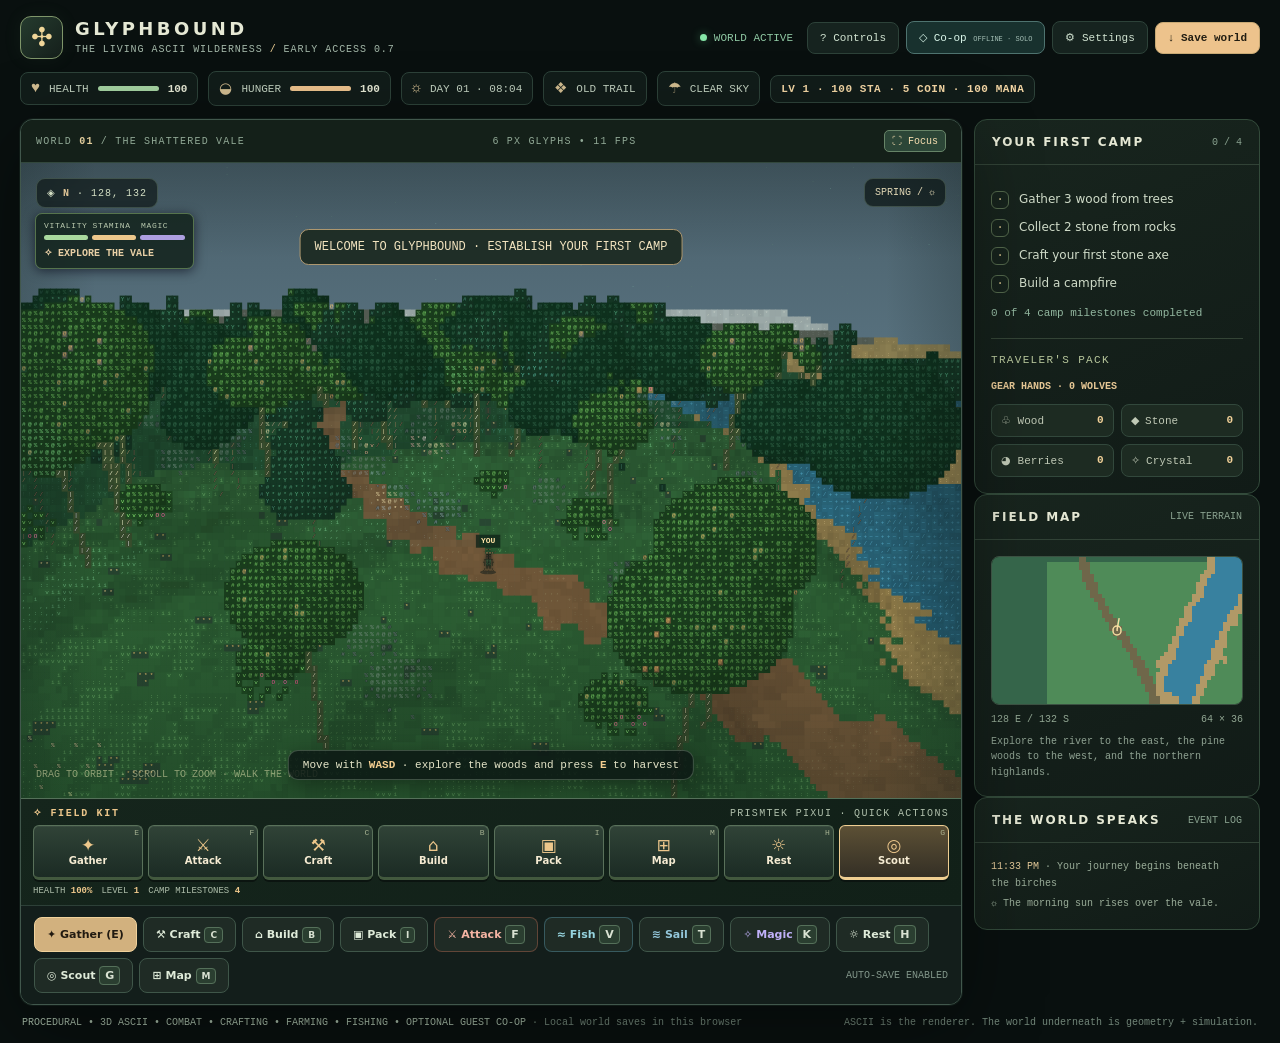
<file: glyphbound/index.html>
<!doctype html>
<html lang="en">
<head>
<meta charset="utf-8">
<meta name="viewport" content="width=device-width,initial-scale=1,viewport-fit=cover">
<meta name="theme-color" content="#0b1110">
<meta name="description" content="Glyphbound: a playable procedurally generated ASCII wilderness survival game.">
<title>GLYPHBOUND — A Living ASCII Wilderness</title>
<link rel="stylesheet" href="style.css">
</head>
<body>
<main class="app">
<header class="topbar"><div class="brand"><div class="mark" aria-hidden="true">✣</div><div><h1>GLYPHBOUND</h1><p>THE LIVING ASCII WILDERNESS <span style="color:#edcf95">/</span> EARLY ACCESS 0.7</p></div></div><div class="nav-actions"><span class="live-indicator"><span class="dot"></span><span id="live-status">WORLD ACTIVE</span></span><button class="small-btn" id="btn-help">? Controls</button><button class="small-btn" id="btn-coop">◇ Co-op <span id="coop-count">OFFLINE · SOLO</span></button><button class="small-btn" id="btn-settings">⚙ Settings</button><button class="small-btn gold" id="btn-save">↓ Save world</button></div></header>
<div class="top-strip"><div class="stat-chip"><span class="ico">♥</span><span>HEALTH</span><div class="meter"><i id="hp-bar"></i></div><b id="hp">100</b></div><div class="stat-chip food"><span class="ico">◒</span><span>HUNGER</span><div class="meter"><i id="food-bar"></i></div><b id="food">100</b></div><div class="stat-chip"><span class="ico">☼</span><span id="time-label">DAY 01 · 08:00</span></div><div class="stat-chip"><span class="ico">❖</span><span id="biome-label">SUNLIT MEADOWS</span></div><div class="stat-chip"><span class="ico">☂</span><span id="weather-label">CLEAR SKY</span></div><div class="stat-chip" id="rpg-status">LV 1 · 100 STA · 5 COIN</div></div>
<div class="layout"><section class="play-column" aria-label="Playable ASCII wilderness world"><div class="game-shell"><div class="screen-top"><span>WORLD <b>01</b> / THE SHATTERED VALE</span><span class="right" id="render-stats">6 PX GLYPHS • 0 FPS</span><button class="pixui-focus-btn" id="btn-focus" type="button" aria-pressed="false" title="Expand world view">⛶ Focus</button></div><div class="viewport" id="viewport"><canvas id="scene" aria-label="Third-person 3D ASCII wilderness featuring animated pixel-art avatars" tabindex="0"></canvas><div class="loading-fallback" id="fallback"><div><pre aria-hidden="true">                /\     /\       /\
        /\     /**\   /**\     /**\
       /**\   /****\ /****\   /****\
    || || ||  |||| || |||| ||  |||| ||
 ...::;;,;:...,,..~~..,,...;;:...,,..</pre><strong>THE VALE IS TAKING SHAPE</strong><br><small>Run this game in a normal browser to enable the interactive world.</small></div></div><div class="vignette"></div><div class="pixui-playstatus" id="pixui-playstatus" aria-label="Combat and exploration status"><div class="pixui-stat-line"><span>VITALITY</span><span>STAMINA</span><span>MAGIC</span></div><div class="pixui-meters"><i id="pixui-hp-fill"></i><i id="pixui-sta-fill"></i><i id="pixui-mana-fill"></i></div><div class="pixui-target" id="pixui-target" aria-live="polite">EXPLORE THE VALE</div></div><div class="compass">◈ <strong id="compass">N</strong> · <span id="coordinates">128, 132</span></div><div class="daytag" id="season-display">SPRING / ☼</div><div class="toast" id="toast" role="status" aria-live="polite"></div><div class="corner-note" id="world-note">DRAG TO ORBIT · SCROLL TO ZOOM · WALK THE WORLD</div><div class="hint" id="target-hint">Move with <b>WASD</b> · approach trees and press <b>E</b> to harvest</div><div class="drawer" id="drawer"><div class="dialog" role="dialog" aria-modal="true" aria-labelledby="dialog-title"><div class="dialog-head"><h2 id="dialog-title">FIELD NOTES</h2><button id="close-drawer" aria-label="Close dialog">✕</button></div><div class="dialog-body" id="dialog-body"></div></div></div></div><div class="pixui-toolbar" aria-label="PixUI field toolbar"><div class="pixui-barhead"><b>✧ FIELD KIT</b><span>PRISMTEK PIXUI · QUICK ACTIONS</span></div><div id="pixui-hotbar" class="pixui-hotbar" role="toolbar"></div><div id="pixui-bindings" class="pixui-bindings" aria-live="off"></div></div><div class="action-row"><button class="primary" id="btn-action">✦ Gather <span class="kbd" style="font-size:9px">E</span></button><button id="btn-craft">⚒ Craft <span class="kbd" style="font-size:9px">C</span></button><button id="btn-build">⌂ Build <span class="kbd" style="font-size:9px">B</span></button><button id="btn-pack">▣ Pack <span class="kbd" style="font-size:9px">I</span></button><button id="btn-attack">⚔ Attack <span class="kbd">F</span></button><button id="btn-fish">≈ Fish <span class="kbd">V</span></button><button id="btn-boat">≋ Sail <span class="kbd">T</span></button><button id="btn-spell">✧ Magic <span class="kbd">K</span></button><button id="btn-rest">☼ Rest <span class="kbd">H</span></button><button id="btn-scout">◎ Scout <span class="kbd">G</span></button><button id="btn-map">⊞ Map <span class="kbd" style="font-size:9px">M</span></button><span class="grow"></span><span class="subtext" id="status-text">AUTO-SAVE ENABLED</span></div><div class="touchbar" aria-label="Touch game controls"><div class="touch-pad"><button data-dir="up" aria-label="Move forward">▲</button><button data-dir="left" aria-label="Move left">◀</button><button data-dir="down" aria-label="Move backward">▼</button><button data-dir="right" aria-label="Move right">▶</button></div><div class="touch-actions"><button id="touch-turn-l" aria-label="Rotate view left">↶ View</button><button id="touch-turn-r" aria-label="Rotate view right">View ↷</button><button class="action" id="touch-action">✦ GATHER</button><button id="touch-build">⌂ BUILD</button><button id="touch-attack">⚔ ATTACK</button><button id="touch-fish">≈ FISH</button><button id="touch-jump">↑ JUMP</button><button id="touch-boat">≋ RAFT</button><button id="touch-spell">✧ MAGIC</button><button id="touch-rest">☼ REST</button><button id="touch-scout">◎ SCOUT</button></div></div></div></section>
<aside class="side"><section class="panel"><header class="panel-head"><h2>YOUR FIRST CAMP</h2><small id="quest-count">0 / 4</small></header><div class="panel-inner"><div id="objectives"></div><div class="progress" id="quest-progress">Collect resources to establish your home.</div><div class="divider"></div><h3 class="section-title">TRAVELER'S PACK</h3><p class="gear-summary" id="rpg-gear">GEAR HANDS</p><div class="inventory"><div class="resource"><span>♧ Wood</span><b id="res-wood">0</b></div><div class="resource"><span>◆ Stone</span><b id="res-stone">0</b></div><div class="resource"><span>◕ Berries</span><b id="res-berry">0</b></div><div class="resource"><span>✧ Crystal</span><b id="res-crystal">0</b></div></div></div></section><section class="panel"><header class="panel-head"><h2>FIELD MAP</h2><small>LIVE TERRAIN</small></header><div class="panel-inner"><div class="map-wrap"><canvas id="minimap" width="260" height="146" aria-label="Local map of your surroundings"></canvas></div><div class="scene-info"><span id="map-position">128 E / 132 S</span><span id="map-scale">64 × 36</span></div><p class="map-tip">Explore the river to the east, the pine woods to the west, and the northern highlands.</p></div></section><section class="panel"><header class="panel-head"><h2>THE WORLD SPEAKS</h2><small>EVENT LOG</small></header><div class="panel-inner"><div class="log" id="world-log"><p>☼ The morning sun rises over the vale.</p></div></div></section></aside></div>
<footer class="footer"><span><strong>PROCEDURAL • 3D ASCII • COMBAT • CRAFTING • FARMING • FISHING • OPTIONAL GUEST CO-OP</strong> · Local world saves in this browser</span><span>ASCII is the renderer. The world underneath is geometry + simulation.</span></footer>
<noscript><div class="noscript">JavaScript is required to run GLYPHBOUND. Open this page in a browser with JavaScript enabled.</div></noscript>
</main><script type="application/json" id="pixui-layout">{"schema":"prismtek.pixui-widgets/v1","engine":"phaser4","widgets":[{"id":"glyphbound-health","kind":"progress","label":"HEALTH","anchor":"top-left","binding":"health","value":1,"checked":false,"choices":[]},{"id":"glyphbound-level","kind":"text","label":"LEVEL","anchor":"top-center","binding":"level","value":0.5,"checked":false,"choices":[]},{"id":"glyphbound-objectives","kind":"quest","label":"CAMP MILESTONES","anchor":"top-right","binding":"remaining","value":0.5,"checked":false,"choices":[]},{"id":"glyphbound-hotbar","kind":"hotbar","label":"FIELD ACTIONS","anchor":"bottom-center","value":0.5,"checked":false,"choices":["Gather","Attack","Craft","Build","Pack","Map","Rest","Scout"]},{"id":"glyphbound-minimap","kind":"minimap","label":"LIVE MAP","anchor":"top-right","value":0.5,"checked":false,"choices":[]}]}</script><script type="application/json" id="pixui-theme">{"schema":"prismtek.pixel-ui/v1","engine":"phaser4","theme":{"id":"glyphbound_forest","name":"Glyphbound Forest","background":"#101c16","surface":"#24352a","edge":"#72916a","ink":"#f5ebd2","accent":"#edc78b","muted":"#b0c0ac","scale":2}}</script><script src="network.js"></script><script src="pixui-web.js"></script><script src="game.js"></script></body></html>
</file>
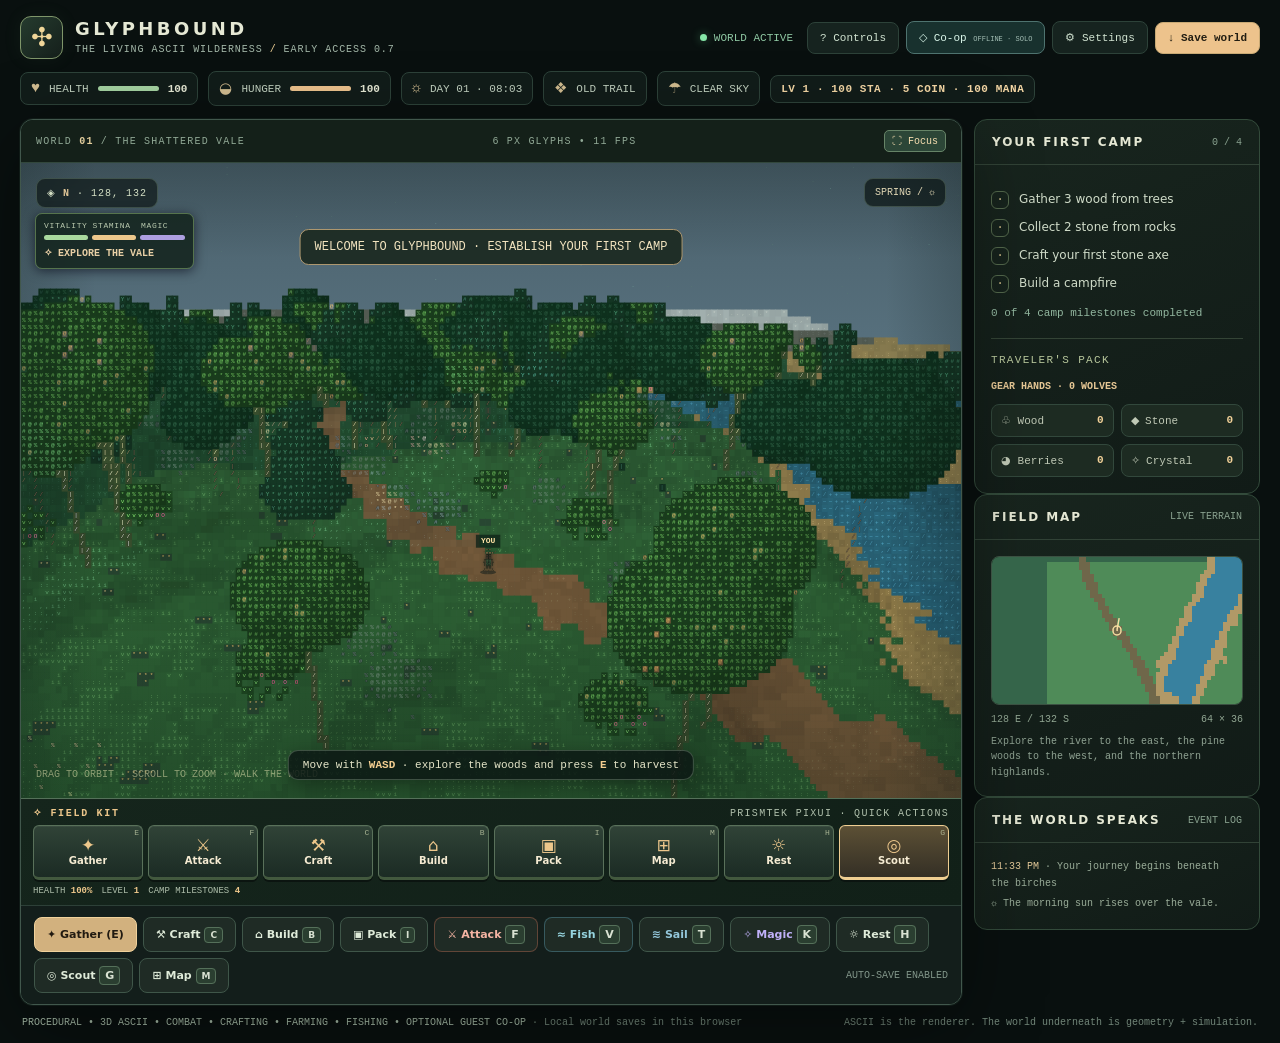
<file: glyphbound/glyphbound.html>
<!doctype html>
<html lang="en">
<head>
<meta charset="utf-8">
<meta name="viewport" content="width=device-width,initial-scale=1,viewport-fit=cover">
<meta name="theme-color" content="#0b1110">
<meta name="description" content="Glyphbound: a playable procedurally generated ASCII wilderness survival game.">
<title>GLYPHBOUND — A Living ASCII Wilderness</title>
<style>
:root{--bg:#09100f;--panel:#111b19;--panel2:#16231f;--stroke:#2d4239;--stroke2:#3c594b;--ink:#e5e8d4;--muted:#a4b8a9;--dark:#72877e;--gold:#e6c088;--green:#8fc8a3;--red:#e99b83;--radius:13px;color-scheme:dark;font-family:ui-sans-serif,system-ui,-apple-system,"Segoe UI",Arial,sans-serif}
*{box-sizing:border-box}html{height:100%}body{margin:0;background:var(--bg);min-height:100%;color:var(--ink);overflow-x:hidden}button,select,input{font:inherit}button{cursor:pointer;touch-action:manipulation}button:focus-visible,select:focus-visible,input:focus-visible{outline:2px solid var(--gold);outline-offset:2px}.app{width:min(1660px,100%);margin:0 auto;padding:16px 20px 17px;min-height:100dvh;display:flex;flex-direction:column;gap:12px}.topbar{display:flex;align-items:center;justify-content:space-between;gap:16px;flex-wrap:wrap}.brand{display:flex;gap:12px;align-items:center}.mark{display:grid;place-items:center;width:43px;height:43px;border:1px solid #7f966a;border-radius:11px;color:#f0d699;background:linear-gradient(135deg,#253b2e,#151f1b);font-size:26px;line-height:1;font-family:Georgia,serif;box-shadow:0 0 20px #76b67b11}.brand h1{font-size:18px;letter-spacing:.19em;line-height:1;margin:0;font-weight:800}.brand p{margin:6px 0 0;color:var(--muted);font:10px/1.2 ui-monospace,Consolas,monospace;letter-spacing:.095em}.nav-actions{display:flex;align-items:center;gap:7px;flex-wrap:wrap}.live-indicator{color:var(--green);font:11px ui-monospace,monospace;display:flex;align-items:center;gap:7px;margin-right:7px;white-space:nowrap}.dot{height:7px;width:7px;background:#86e7a8;box-shadow:0 0 10px #63d58d77;border-radius:50%}.small-btn{border:1px solid var(--stroke);padding:9px 12px;background:var(--panel2);color:#d2e4d2;font:11px ui-monospace,monospace;border-radius:8px;white-space:nowrap}.small-btn:hover,.small-btn[aria-pressed="true"]{border-color:#8db294;background:#293c31}.small-btn.gold{border-color:#c8a974;color:#221d12;background:#edc38c;font-weight:800}.top-strip{display:flex;align-items:center;gap:10px;overflow:auto;padding-bottom:1px;scrollbar-width:none}.top-strip::-webkit-scrollbar{display:none}.stat-chip{border:1px solid var(--stroke);background:#111c19;display:flex;align-items:center;gap:9px;border-radius:8px;padding:7px 10px;min-width:max-content;color:#c2d1c0;font:11px ui-monospace,monospace}.stat-chip b{font-weight:700;color:var(--ink)}.stat-chip .ico{color:#d1bc90;font-size:15px}.stat-chip .meter{width:61px;height:5px;background:#304037;border-radius:9px;overflow:hidden}.stat-chip .meter i{height:100%;display:block;background:#a4d2a1;width:100%;transition:width .25s}.stat-chip.food .meter i{background:#ecc18c}.layout{display:grid;grid-template-columns:minmax(0,1fr) 286px;gap:12px;align-items:start}.play-column{min-width:0}.game-shell{position:relative;border:1px solid #41574c;border-radius:13px;background:#0c1715;overflow:hidden;box-shadow:0 0 0 1px #101b17,0 20px 80px #0006}.screen-top{height:43px;display:flex;align-items:center;justify-content:space-between;gap:10px;padding:0 15px;border-bottom:1px solid #32473c;background:#142019;color:#91a996;font:10px ui-monospace,monospace;letter-spacing:.12em}.screen-top b{color:#e3ce9d}.screen-top .right{white-space:nowrap}.viewport{height:clamp(390px,calc(100dvh - 265px),780px);min-height:360px;position:relative;touch-action:none;overflow:hidden;cursor:crosshair;background:radial-gradient(ellipse at 50% 45%,#25382d,#0a1213)}#scene{position:absolute;inset:0;width:100%;height:100%;display:block}.vignette{position:absolute;inset:0;pointer-events:none;background:linear-gradient(90deg,#0b171533,transparent 8%,transparent 92%,#0b171533),linear-gradient(0deg,#05100c33,transparent 28%,transparent 85%,#07100d33)}.compass{position:absolute;top:15px;left:15px;border:1px solid #88a68c55;background:#0b1513a8;backdrop-filter:blur(5px);border-radius:9px;padding:8px 10px;color:#d4dfc4;font:10px ui-monospace,monospace;letter-spacing:1px;pointer-events:none}.compass strong{color:#e1c697}.daytag{position:absolute;top:15px;right:15px;border:1px solid #88a68c55;background:#0b1513b5;border-radius:9px;padding:8px 10px;font:10px ui-monospace,monospace;color:#e1d7b5;pointer-events:none}.hint{position:absolute;bottom:18px;left:50%;transform:translateX(-50%);border:1px solid #9bb59c55;background:#0c1815d9;border-radius:10px;padding:8px 14px;max-width:calc(100% - 35px);text-align:center;color:#e5e5c8;font:11px ui-monospace,monospace;white-space:nowrap;overflow:hidden;text-overflow:ellipsis;pointer-events:none;box-shadow:0 5px 20px #0005}.hint b{color:#f4cf91}.toast{position:absolute;left:50%;top:66px;transform:translateX(-50%) translateY(-8px);transition:opacity .25s,transform .25s;opacity:0;pointer-events:none;background:#1c2a21eb;color:#f2e4bf;border:1px solid #ad976f;border-radius:9px;padding:10px 14px;font:12px ui-monospace,monospace;text-align:center;white-space:nowrap;max-width:95%;overflow:hidden;text-overflow:ellipsis;z-index:7}.toast.show{opacity:1;transform:translateX(-50%) translateY(0)}.corner-note{position:absolute;bottom:18px;left:15px;color:#e9e5b288;font:10px ui-monospace,monospace;pointer-events:none}.corner-note.hide{display:none}.loading-fallback{position:absolute;inset:0;z-index:3;background:radial-gradient(ellipse,#253b2c,#0a1513 70%);display:grid;place-items:center;color:#d6c399;text-align:center;font:12px ui-monospace,monospace;padding:20px}.loading-fallback pre{line-height:1.12;color:#8ebd95;font-size:clamp(7px,1.3vw,12px);margin:0 0 15px}.loading-fallback small{color:#c7be94;line-height:1.5}.viewport.ready .loading-fallback{display:none}.action-row{display:flex;gap:6px;align-items:center;padding:11px 13px;background:#131e1b;border-top:1px solid #2d4038;flex-wrap:wrap}.action-row button{border:1px solid #3f5649;background:#1f2b25;padding:10px 12px;border-radius:8px;font-size:11px;font-weight:650;color:#dfebd9;min-width:76px}.action-row button:hover,.action-row button[aria-pressed="true"]{border-color:#c1ac7b;background:#35402a}.action-row button.primary{background:#d2b17e;border-color:#f0d19b;color:#211a11}.action-row .grow{flex:1}.action-row .subtext{font:10px ui-monospace,monospace;color:#82968a}.touchbar{display:none;gap:10px;justify-content:space-between;align-items:center;padding:12px;background:#17241f;border-top:1px solid #35463d}.touch-pad{display:grid;grid-template-columns:repeat(3,49px);grid-template-rows:repeat(3,44px);gap:4px}.touch-pad button{border:1px solid #556957;border-radius:10px;background:#2a3a30;color:#fff4da;font-size:19px;font-weight:800;touch-action:none;user-select:none;-webkit-user-select:none}.touch-pad button:active,.touch-pad button.pressing{background:#ae936a;color:#1e201c}.touch-pad [data-dir="up"]{grid-row:1;grid-column:2}.touch-pad [data-dir="left"]{grid-row:2;grid-column:1}.touch-pad [data-dir="down"]{grid-row:2;grid-column:2}.touch-pad [data-dir="right"]{grid-row:2;grid-column:3}.touch-actions{display:grid;grid-template-columns:repeat(2,minmax(76px,1fr));gap:7px;max-width:190px;flex:1}.touch-actions button{border:1px solid #52654e;background:#27382b;color:#e6eedc;border-radius:10px;padding:13px 7px;font-size:11px;font-weight:750;letter-spacing:.02em}.touch-actions button.action{background:#d2b17e;border-color:#eecf98;color:#261d10}.panel{background:linear-gradient(155deg,#18251e,#111b17);border:1px solid #334b3b;border-radius:13px;overflow:hidden}.panel-head{padding:15px 17px;display:flex;justify-content:space-between;align-items:center;border-bottom:1px solid #314236}.panel-head h2{font-size:12px;letter-spacing:.16em;margin:0}.panel-head small{font:10px ui-monospace,monospace;color:#89a18f}.panel-inner{padding:16px}.section-title{color:#b8c79c;text-transform:uppercase;letter-spacing:.12em;font:11px ui-monospace,monospace;margin:0 0 12px}.objective{display:flex;gap:10px;align-items:flex-start;margin:10px 0}.check{flex:0 0 18px;height:18px;border:1px solid #53684c;border-radius:6px;text-align:center;font:12px/17px ui-monospace,monospace;color:#d5c18c}.objective.done .check{background:#31583d;border-color:#6aa774;color:#daf5bc}.objective span:last-child{font:12px/1.45 ui-sans-serif,system-ui;color:#d0dcc9}.objective.done span:last-child{color:#a5b7a0}.progress{font:11px/1.6 ui-monospace,monospace;color:#93b8a0;margin-top:12px}.divider{height:1px;background:#344436;margin:15px 0}.inventory{display:grid;grid-template-columns:repeat(2,1fr);gap:7px}.resource{display:flex;justify-content:space-between;gap:8px;align-items:center;padding:9px;border:1px solid #32483c;background:#1d2b22;border-radius:8px;font:11px ui-monospace,monospace}.resource span{color:#c0c9b6}.resource b{color:#f0d098}.scene-info{display:flex;justify-content:space-between;font:10px ui-monospace,monospace;color:#92a793;margin:9px 0}.map-wrap{position:relative;border:1px solid #3b5142;border-radius:8px;overflow:hidden}#minimap{display:block;width:100%;height:auto;aspect-ratio:1.7;image-rendering:pixelated;background:#233b29}.map-tip{margin:9px 0 0;color:#8fa292;font:10px/1.55 ui-monospace,monospace}.log{font:10px/1.65 ui-monospace,monospace;color:#9aad99;min-height:54px}.log p{margin:0 0 4px}.log strong{color:#e5cb9a;font-weight:500}.footer{display:flex;justify-content:space-between;gap:12px;align-items:center;color:#718578;font:10px ui-monospace,monospace;flex-wrap:wrap;padding:0 2px}.footer strong{color:#a6bba7;font-weight:500}.kbd{background:#2a3e30;border:1px solid #55705a;border-radius:4px;padding:2px 5px;color:#d9e2d2}.drawer{position:absolute;inset:0;z-index:8;background:#091410ba;display:none;align-items:center;justify-content:center;padding:20px;backdrop-filter:blur(4px)}.drawer.open{display:flex}.dialog{width:min(560px,100%);max-height:calc(100% - 6px);overflow:auto;border:1px solid #73916c;border-radius:12px;background:#17241c;box-shadow:0 20px 80px #000b}.dialog-head{display:flex;align-items:center;justify-content:space-between;padding:15px 18px;border-bottom:1px solid #3c5440;gap:12px}.dialog-head h2{margin:0;font-size:14px;letter-spacing:.09em}.dialog-head button{padding:6px 11px;background:#283a2d;border:1px solid #5c755b;border-radius:7px;color:#dce9d5}.dialog-body{padding:16px;display:grid;gap:9px}.recipe{display:flex;gap:12px;align-items:center;justify-content:space-between;border:1px solid #38513c;border-radius:9px;padding:12px;background:#203026}.recipe:has(button:disabled){opacity:.6}.recipe .details{min-width:0}.recipe strong{display:block;font-size:13px;color:#e8d7b4}.recipe small{display:block;color:#a4baa4;font:11px/1.7 ui-monospace,monospace;margin-top:4px}.recipe button{border:1px solid #c7aa78;background:#e2bd83;color:#1d2014;padding:9px 14px;border-radius:7px;font-size:12px;font-weight:750;flex-shrink:0}.recipe button:disabled{opacity:.55;cursor:not-allowed}.build-selected{border-color:#d6b882;background:#334028}.field-note{border:1px solid #546d55;background:#223329;border-radius:9px;padding:12px;color:#bfd0b8;font:12px/1.7 ui-monospace,monospace}.field-note strong{color:#f1cf99}.map-large{display:block;width:100%;aspect-ratio:1;background:#193427;image-rendering:pixelated;border:1px solid #557258;border-radius:8px}.settings-grid{display:grid;gap:13px}.settings-grid label{display:flex;align-items:center;justify-content:space-between;gap:14px;color:#d5dfcf;font:12px ui-monospace,monospace}.settings-grid select,.settings-grid input[type=range]{width:160px;accent-color:#dbbd88}.settings-grid select{padding:8px;border-radius:7px;border:1px solid #4e6852;background:#24372a;color:#d6dfcd}.menu-actions{display:flex;gap:8px;flex-wrap:wrap}.menu-actions button{border:1px solid #647f61;border-radius:8px;padding:11px 12px;background:#273a2d;color:#e4e6d5;font-size:12px}.menu-actions button.danger{border-color:#9a6b62;color:#ebb4a2}.help{color:#aebfa9;font:12px/1.8 ui-monospace,monospace}.help b{color:#e6c78e}.noscript{background:#3a251c;border:1px solid #bd7d55;padding:20px;font:14px/1.6 ui-monospace,monospace}.sr-only{position:absolute;width:1px;height:1px;overflow:hidden;clip:rect(0,0,0,0)}
@media(max-width:1050px){.layout{grid-template-columns:1fr}.side{display:grid;grid-template-columns:1fr 1fr;gap:12px;align-items:start}.side>.panel:last-child{grid-column:1/-1}.viewport{height:clamp(410px,60dvh,800px)}}
@media(max-width:650px){.app{padding:9px;gap:9px}.brand{gap:9px}.mark{width:36px;height:36px;font-size:21px}.brand h1{font-size:15px}.brand p{font-size:8px;letter-spacing:.06em}.topbar{gap:9px}.nav-actions{width:100%;justify-content:space-between;gap:5px}.small-btn{padding:8px 9px;font-size:10px}.live-indicator{font-size:10px;margin-right:0}.top-strip{gap:6px}.stat-chip{padding:7px 9px;font-size:10px}.stat-chip .meter{width:43px}.screen-top{font-size:8.5px;padding:0 10px;height:35px;letter-spacing:.065em}.viewport{height:clamp(365px,53dvh,580px);min-height:365px}.compass,.daytag{font-size:9px;top:10px;padding:7px 8px}.compass{left:9px}.daytag{right:9px}.hint{bottom:10px;font-size:9px;padding:7px 9px}.corner-note{display:none}.action-row{gap:5px;padding:8px}.action-row button{font-size:10px;padding:9px 7px;min-width:auto;flex:1}.action-row .subtext{display:none}.touchbar{display:flex}.side{grid-template-columns:1fr}.side>.panel:last-child{grid-column:auto}.footer{font-size:9px;padding:4px 2px}.panel-head{padding:13px}.panel-inner{padding:12px}.drawer{padding:9px}.dialog{max-height:98%}.touch-pad{grid-template-columns:repeat(3,45px);grid-template-rows:repeat(3,41px)}.touch-actions{max-width:176px}.touch-actions button{padding:13px 3px}}
@media(prefers-reduced-motion:reduce){*{scroll-behavior:auto!important;transition:none!important}}

/* Glyphbound 0.2 combat and inventory UI */
#rpg-status{font-size:11px;font-weight:800;letter-spacing:.05em;color:#f3d6a4;}
.gear-summary{font:700 10px ui-monospace,SFMono-Regular,monospace;color:#e7c895;line-height:1.8;margin:0 0 8px;}
#btn-attack,#touch-attack{color:#f4b4a3;border-color:rgba(196,109,83,.4)}
#btn-fish,#touch-fish{color:#96d4df;border-color:rgba(100,177,204,.35)}
@media(max-width:760px){.action-row{flex-wrap:wrap}.action-row button{font-size:11px}.touch-actions{display:grid;grid-template-columns:repeat(3,minmax(0,1fr));gap:5px}.touch-actions button{min-width:0;white-space:normal;padding:7px 3px;font-size:10px}}

#btn-boat,#touch-boat{color:#94c7db}#btn-spell,#touch-spell{color:#bfb0f8}

#btn-coop{border:1px solid #4e736f;color:#d9f5e9;background:#18312e}#coop-count{font-size:.64em;opacity:.72;white-space:nowrap}#coop-chat{max-height:175px;overflow-y:auto;margin:12px 0}#coop-chat p{margin:5px 0;overflow-wrap:anywhere}#coop-name,#coop-room,#coop-message{width:100%;padding:10px;color:#edf7ef;background:#111b1a;border:1px solid #45615b;border-radius:6px;min-width:0}.menu-actions:has(#coop-message){display:flex;flex-wrap:nowrap;gap:8px}.menu-actions #coop-message{flex:1}

/* Glyphbound v0.7 — PixUI contract-bound web HUD. Shared tokens also import into Prismtek Engine. */
:root{--pixui-background:#101c16;--pixui-surface:#24352a;--pixui-edge:#72916a;--pixui-ink:#f5ebd2;--pixui-accent:#edc78b;--pixui-muted:#b0c0ac}
.pixui-toolbar{background:linear-gradient(145deg,#15251c,#112018);border-top:1px solid #557159;padding:8px 12px 9px;position:relative;z-index:1}
.pixui-barhead{display:flex;justify-content:space-between;gap:10px;align-items:center;margin-bottom:6px;font:10px ui-monospace,monospace;letter-spacing:.13em;color:var(--pixui-muted)}
.pixui-barhead b{color:var(--pixui-accent);letter-spacing:.17em}
.pixui-hotbar{display:grid;grid-template-columns:repeat(8,minmax(0,1fr));gap:5px}
.pixui-slot{display:flex;align-items:center;justify-content:center;flex-direction:column;min-width:0;gap:1px;min-height:55px;padding:5px 2px;position:relative;color:var(--pixui-ink);border:1px solid #59715a;border-bottom:3px solid #42593e;border-radius:6px;background:linear-gradient(180deg,#304337,#1b2b24);box-shadow:inset 0 1px #ffffff0d,0 2px 0 #0b1410;transition:transform .15s,border-color .15s,box-shadow .15s}
.pixui-slot:hover,.pixui-slot:focus-visible{transform:translateY(-2px);border-color:var(--pixui-accent);box-shadow:0 0 16px #e9bb7b33}
.pixui-slot:active{transform:translateY(1px)}.pixui-slot.is-primary{border-color:#efce92;background:linear-gradient(#5c5035,#342f25)}
.pixui-slot-icon{font-size:17px;line-height:1.1;color:var(--pixui-accent)}.pixui-slot-label{font:700 10px/1.2 ui-sans-serif,system-ui;overflow:hidden;text-overflow:ellipsis;max-width:100%}.pixui-slot-key{position:absolute;right:3px;top:2px;color:#c3cda8;font:8px ui-monospace,monospace;opacity:.8}
.pixui-bindings{display:flex;gap:9px;flex-wrap:wrap;margin-top:6px;font:9px ui-monospace,monospace;color:var(--pixui-muted)}.pixui-bind strong{color:var(--pixui-accent)}
.pixui-playstatus{position:absolute;left:14px;top:50px;z-index:4;background:#12231cd9;min-width:152px;max-width:220px;border:1px solid #56744d;border-radius:7px;padding:7px 8px;color:var(--pixui-ink);box-shadow:0 2px 12px #0019;pointer-events:none}
.pixui-stat-line{display:grid;grid-template-columns:repeat(3,1fr);gap:5px;font:8px ui-monospace,monospace;letter-spacing:.08em;color:#bbcbb0}
.pixui-meters{display:grid;grid-template-columns:repeat(3,1fr);gap:4px;margin:5px 0 7px;height:5px;background:transparent}
.pixui-meters>i{display:block;width:100%;height:5px;border-radius:5px;transition:width .2s}
#pixui-hp-fill{background:#a9d99e}#pixui-sta-fill{background:#edc78b}#pixui-mana-fill{background:#ad9fe1}
.pixui-target{font:700 10px/1.35 ui-monospace,monospace;overflow-wrap:anywhere;max-width:200px;color:#e9d0a6}
.viewport.danger{animation:pixui-damage .34s ease-out 1}@keyframes pixui-damage{0%{box-shadow:inset 0 0 0 2px #ee6a66aa}60%{box-shadow:inset 0 0 40px 8px #c43e3e44}100%{box-shadow:inset 0 0 0 transparent}}
@media(max-width:650px){.app{gap:6px}.top-strip{overflow-x:auto;flex-wrap:nowrap;scrollbar-width:none}.top-strip .stat-chip{flex:none}.viewport{height:clamp(390px,57dvh,620px)}.pixui-toolbar{padding:7px 6px}.pixui-barhead{font-size:8px}.pixui-slot{min-height:51px;border-radius:5px;gap:2px}.pixui-slot-label{font-size:9px}.pixui-slot-icon{font-size:15px}.pixui-slot-key{display:none}.pixui-playstatus{min-width:121px;max-width:155px;top:49px;left:8px;padding:6px}.pixui-target{font-size:9px}.action-row{display:flex;flex-wrap:nowrap;overflow-x:auto;scrollbar-width:thin;padding:6px}.action-row button{flex:0 0 auto;min-width:70px;padding:8px 5px}.touchbar{padding:8px}.pixui-bindings{font-size:8px}}
@media(prefers-reduced-motion:reduce){.pixui-slot,.pixui-meters>i{transition:none}.viewport.danger{animation:none}}

/* FOCUS MODE: more actual game, fewer surrounding panels; always has a visible exit control. */
.screen-top .pixui-focus-btn{background:#2c4637;color:#f7deb0;border:1px solid #668467;border-radius:5px;padding:4px 7px;font:10px ui-monospace,monospace;white-space:nowrap}
.app.is-immersive .topbar,.app.is-immersive .top-strip,.app.is-immersive .side,.app.is-immersive .footer{display:none}
.app.is-immersive{max-width:none;width:100%;padding:6px;gap:3px}.app.is-immersive .layout{display:block}.app.is-immersive .viewport{height:clamp(480px,73dvh,1200px)}
.app.is-immersive .screen-top{border-color:var(--pixui-edge)}
@media(max-width:650px){.screen-top .pixui-focus-btn{font-size:9px;padding:4px}.app.is-immersive .viewport{height:clamp(440px,72dvh,900px)}}
</style>
</head>
<body>
<main class="app">
<header class="topbar"><div class="brand"><div class="mark" aria-hidden="true">✣</div><div><h1>GLYPHBOUND</h1><p>THE LIVING ASCII WILDERNESS <span style="color:#edcf95">/</span> EARLY ACCESS 0.7</p></div></div><div class="nav-actions"><span class="live-indicator"><span class="dot"></span><span id="live-status">WORLD ACTIVE</span></span><button class="small-btn" id="btn-help">? Controls</button><button class="small-btn" id="btn-coop">◇ Co-op <span id="coop-count">OFFLINE · SOLO</span></button><button class="small-btn" id="btn-settings">⚙ Settings</button><button class="small-btn gold" id="btn-save">↓ Save world</button></div></header>
<div class="top-strip"><div class="stat-chip"><span class="ico">♥</span><span>HEALTH</span><div class="meter"><i id="hp-bar"></i></div><b id="hp">100</b></div><div class="stat-chip food"><span class="ico">◒</span><span>HUNGER</span><div class="meter"><i id="food-bar"></i></div><b id="food">100</b></div><div class="stat-chip"><span class="ico">☼</span><span id="time-label">DAY 01 · 08:00</span></div><div class="stat-chip"><span class="ico">❖</span><span id="biome-label">SUNLIT MEADOWS</span></div><div class="stat-chip"><span class="ico">☂</span><span id="weather-label">CLEAR SKY</span></div><div class="stat-chip" id="rpg-status">LV 1 · 100 STA · 5 COIN</div></div>
<div class="layout"><section class="play-column" aria-label="Playable ASCII wilderness world"><div class="game-shell"><div class="screen-top"><span>WORLD <b>01</b> / THE SHATTERED VALE</span><span class="right" id="render-stats">6 PX GLYPHS • 0 FPS</span><button class="pixui-focus-btn" id="btn-focus" type="button" aria-pressed="false" title="Expand world view">⛶ Focus</button></div><div class="viewport" id="viewport"><canvas id="scene" aria-label="Third-person 3D ASCII wilderness featuring animated pixel-art avatars" tabindex="0"></canvas><div class="loading-fallback" id="fallback"><div><pre aria-hidden="true">                /\     /\       /\
        /\     /**\   /**\     /**\
       /**\   /****\ /****\   /****\
    || || ||  |||| || |||| ||  |||| ||
 ...::;;,;:...,,..~~..,,...;;:...,,..</pre><strong>THE VALE IS TAKING SHAPE</strong><br><small>Run this game in a normal browser to enable the interactive world.</small></div></div><div class="vignette"></div><div class="pixui-playstatus" id="pixui-playstatus" aria-label="Combat and exploration status"><div class="pixui-stat-line"><span>VITALITY</span><span>STAMINA</span><span>MAGIC</span></div><div class="pixui-meters"><i id="pixui-hp-fill"></i><i id="pixui-sta-fill"></i><i id="pixui-mana-fill"></i></div><div class="pixui-target" id="pixui-target" aria-live="polite">EXPLORE THE VALE</div></div><div class="compass">◈ <strong id="compass">N</strong> · <span id="coordinates">128, 132</span></div><div class="daytag" id="season-display">SPRING / ☼</div><div class="toast" id="toast" role="status" aria-live="polite"></div><div class="corner-note" id="world-note">DRAG TO ORBIT · SCROLL TO ZOOM · WALK THE WORLD</div><div class="hint" id="target-hint">Move with <b>WASD</b> · approach trees and press <b>E</b> to harvest</div><div class="drawer" id="drawer"><div class="dialog" role="dialog" aria-modal="true" aria-labelledby="dialog-title"><div class="dialog-head"><h2 id="dialog-title">FIELD NOTES</h2><button id="close-drawer" aria-label="Close dialog">✕</button></div><div class="dialog-body" id="dialog-body"></div></div></div></div><div class="pixui-toolbar" aria-label="PixUI field toolbar"><div class="pixui-barhead"><b>✧ FIELD KIT</b><span>PRISMTEK PIXUI · QUICK ACTIONS</span></div><div id="pixui-hotbar" class="pixui-hotbar" role="toolbar"></div><div id="pixui-bindings" class="pixui-bindings" aria-live="off"></div></div><div class="action-row"><button class="primary" id="btn-action">✦ Gather <span class="kbd" style="font-size:9px">E</span></button><button id="btn-craft">⚒ Craft <span class="kbd" style="font-size:9px">C</span></button><button id="btn-build">⌂ Build <span class="kbd" style="font-size:9px">B</span></button><button id="btn-pack">▣ Pack <span class="kbd" style="font-size:9px">I</span></button><button id="btn-attack">⚔ Attack <span class="kbd">F</span></button><button id="btn-fish">≈ Fish <span class="kbd">V</span></button><button id="btn-boat">≋ Sail <span class="kbd">T</span></button><button id="btn-spell">✧ Magic <span class="kbd">K</span></button><button id="btn-rest">☼ Rest <span class="kbd">H</span></button><button id="btn-scout">◎ Scout <span class="kbd">G</span></button><button id="btn-map">⊞ Map <span class="kbd" style="font-size:9px">M</span></button><span class="grow"></span><span class="subtext" id="status-text">AUTO-SAVE ENABLED</span></div><div class="touchbar" aria-label="Touch game controls"><div class="touch-pad"><button data-dir="up" aria-label="Move forward">▲</button><button data-dir="left" aria-label="Move left">◀</button><button data-dir="down" aria-label="Move backward">▼</button><button data-dir="right" aria-label="Move right">▶</button></div><div class="touch-actions"><button id="touch-turn-l" aria-label="Rotate view left">↶ View</button><button id="touch-turn-r" aria-label="Rotate view right">View ↷</button><button class="action" id="touch-action">✦ GATHER</button><button id="touch-build">⌂ BUILD</button><button id="touch-attack">⚔ ATTACK</button><button id="touch-fish">≈ FISH</button><button id="touch-jump">↑ JUMP</button><button id="touch-boat">≋ RAFT</button><button id="touch-spell">✧ MAGIC</button><button id="touch-rest">☼ REST</button><button id="touch-scout">◎ SCOUT</button></div></div></div></section>
<aside class="side"><section class="panel"><header class="panel-head"><h2>YOUR FIRST CAMP</h2><small id="quest-count">0 / 4</small></header><div class="panel-inner"><div id="objectives"></div><div class="progress" id="quest-progress">Collect resources to establish your home.</div><div class="divider"></div><h3 class="section-title">TRAVELER'S PACK</h3><p class="gear-summary" id="rpg-gear">GEAR HANDS</p><div class="inventory"><div class="resource"><span>♧ Wood</span><b id="res-wood">0</b></div><div class="resource"><span>◆ Stone</span><b id="res-stone">0</b></div><div class="resource"><span>◕ Berries</span><b id="res-berry">0</b></div><div class="resource"><span>✧ Crystal</span><b id="res-crystal">0</b></div></div></div></section><section class="panel"><header class="panel-head"><h2>FIELD MAP</h2><small>LIVE TERRAIN</small></header><div class="panel-inner"><div class="map-wrap"><canvas id="minimap" width="260" height="146" aria-label="Local map of your surroundings"></canvas></div><div class="scene-info"><span id="map-position">128 E / 132 S</span><span id="map-scale">64 × 36</span></div><p class="map-tip">Explore the river to the east, the pine woods to the west, and the northern highlands.</p></div></section><section class="panel"><header class="panel-head"><h2>THE WORLD SPEAKS</h2><small>EVENT LOG</small></header><div class="panel-inner"><div class="log" id="world-log"><p>☼ The morning sun rises over the vale.</p></div></div></section></aside></div>
<footer class="footer"><span><strong>PROCEDURAL • 3D ASCII • COMBAT • CRAFTING • FARMING • FISHING • OPTIONAL GUEST CO-OP</strong> · Local world saves in this browser</span><span>ASCII is the renderer. The world underneath is geometry + simulation.</span></footer>
<noscript><div class="noscript">JavaScript is required to run GLYPHBOUND. Open this page in a browser with JavaScript enabled.</div></noscript>
</main><script type="application/json" id="pixui-layout">{"schema":"prismtek.pixui-widgets/v1","engine":"phaser4","widgets":[{"id":"glyphbound-health","kind":"progress","label":"HEALTH","anchor":"top-left","binding":"health","value":1,"checked":false,"choices":[]},{"id":"glyphbound-level","kind":"text","label":"LEVEL","anchor":"top-center","binding":"level","value":0.5,"checked":false,"choices":[]},{"id":"glyphbound-objectives","kind":"quest","label":"CAMP MILESTONES","anchor":"top-right","binding":"remaining","value":0.5,"checked":false,"choices":[]},{"id":"glyphbound-hotbar","kind":"hotbar","label":"FIELD ACTIONS","anchor":"bottom-center","value":0.5,"checked":false,"choices":["Gather","Attack","Craft","Build","Pack","Map","Rest","Scout"]},{"id":"glyphbound-minimap","kind":"minimap","label":"LIVE MAP","anchor":"top-right","value":0.5,"checked":false,"choices":[]}]}</script><script type="application/json" id="pixui-theme">{"schema":"prismtek.pixel-ui/v1","engine":"phaser4","theme":{"id":"glyphbound_forest","name":"Glyphbound Forest","background":"#101c16","surface":"#24352a","edge":"#72916a","ink":"#f5ebd2","accent":"#edc78b","muted":"#b0c0ac","scale":2}}</script><script>
/* GLYPHBOUND guest co-op client. Optional: standalone game remains fully playable offline. */
(function(){'use strict';
  const saneRoom=s=>String(s||'').toLowerCase().replace(/[^a-z0-9-]/g,'').slice(0,24);
  const saneName=s=>String(s||'').replace(/[^a-zA-Z0-9 _-]/g,'').trim().slice(0,22);
  const net={room:'',name:'Wanderer',id:'',status:'offline',peers:new Map(),builds:new Map(),messages:[],socket:null,onChange:null,seconds:0,reason:'',_lastPose:''};
  function emit(){if(typeof net.onChange==='function')net.onChange()}
  function send(type,data={}){if(!net.socket||net.socket.readyState!==WebSocket.OPEN)return false;net.socket.send(JSON.stringify({type,...data}));return true}
  net.send=send;
  net.sendBuild=s=>{if(!s||!s.id)return false;return send('build',{structure:{id:s.id,type:s.type,x:s.x,z:s.z,rotation:s.rotation||0}})};
  net.disconnect=()=>{const old=net.socket;net.socket=null;if(old)old.close(1000,'Leave room');net.status='offline';net.room='';net.peers.clear();net.builds.clear();net.id='';emit()};
  net.connect=(room,name)=>{
    room=saneRoom(room);name=saneName(name)||'Wanderer';
    if(!room){net.reason='Enter a room code.';emit();return false}
    if(!/^https?:$/.test(location.protocol)){net.reason='Open the hosted game to play online. The HTML download remains offline-only.';emit();return false}
    if(net.socket)net.disconnect();net.room=room;net.name=name;net.status='connecting';net.reason='';net.peers.clear();net.builds.clear();net.messages=[];
    const proto=location.protocol==='https:'?'wss:':'ws:';
    const url=`${proto}//${location.host}/api/rooms/${encodeURIComponent(room)}`;
    let ws;try{ws=new WebSocket(url)}catch(e){net.status='offline';net.reason='Could not create connection';emit();return false}
    net.socket=ws;try{localStorage.setItem('glyphbound_guest_name',name)}catch{}
    ws.onopen=()=>{if(net.socket!==ws)return;net.status='online';send('hello',{name});emit()};
    ws.onmessage=e=>{if(net.socket!==ws||typeof e.data!=='string'||e.data.length>40000)return;
      let m;try{m=JSON.parse(e.data)}catch{return}
      if(!m||typeof m!=='object')return;
      if(m.type==='welcome'){
        net.id=String(m.id||'');net.peers.clear();net.builds.clear();
        for(const p of Array.isArray(m.peers)?m.peers:[])setPeer(p);
        for(const s of Array.isArray(m.builds)?m.builds:[])setBuild(s);
      } else if(m.type==='join'){if(m.id!==net.id)setPeer(m)}
      else if(m.type==='pose'){if(m.id!==net.id)setPeer(m)}
      else if(m.type==='leave'){net.peers.delete(String(m.id||''))}
      else if(m.type==='build'){setBuild(m.structure)}
      else if(m.type==='chat'){
        net.messages.push({name:saneName(m.name)||'Wanderer',text:String(m.text||'').slice(0,140)});
        if(net.messages.length>30)net.messages.shift();
      }
      emit();
    };
    ws.onclose=()=>{if(net.socket!==ws)return;net.socket=null;net.status='offline';net.reason='Connection closed. Rejoin to continue.';net.peers.clear();net.builds.clear();emit()};
    ws.onerror=()=>{if(net.socket!==ws)return;net.reason='Connection unavailable. Check the server and try again.';emit()};
    emit();return true;
  };
  function setPeer(p){if(!p||typeof p.id!=='string'||p.id===net.id||p.id.length>64)return;const pose=p.pose||p;const x=Number(pose.x),z=Number(pose.z),yaw=Number(pose.yaw);const prev=net.peers.get(p.id)||{};
    net.peers.set(p.id,{id:p.id,name:saneName(p.name)||prev.name||'Wanderer',x:Number.isFinite(x)?Math.max(2,Math.min(262,x)):prev.x,z:Number.isFinite(z)?Math.max(2,Math.min(262,z)):prev.z,yaw:Number.isFinite(yaw)?yaw:prev.yaw||0});}
  function setBuild(s){if(!s||typeof s.id!=='string'||s.id.length>70||!['campfire','workbench','floor','wall','roof','farmplot','dock','lantern'].includes(s.type))return;const x=Number(s.x),z=Number(s.z);if(!Number.isFinite(x)||!Number.isFinite(z)||x<2||x>262||z<2||z>262)return;net.builds.set(s.id,{id:s.id,type:s.type,x,z,rotation:(Number(s.rotation)||0)%4})}
  net.tick=(dt,state)=>{net.seconds+=dt;if(net.status!=='online'||net.seconds<.16)return;net.seconds=0;const p={x:+state.x.toFixed(2),z:+state.z.toFixed(2),yaw:+state.yaw.toFixed(2)};const next=JSON.stringify(p);if(next!==net._lastPose){send('pose',p);net._lastPose=next}};
  net.sendChat=t=>{t=String(t||'').replace(/[<>\x00-\x1f]/g,'').trim().slice(0,140);return t?send('chat',{text:t}):false};
  net.shareUrl=()=>{const u=new URL(location.href);u.searchParams.set('room',net.room);return u.toString()};
  try{net.name=saneName(localStorage.getItem('glyphbound_guest_name'))||'Wanderer'}catch{}
  window.GLYPH_NET=net;
})();
</script><script>
(()=>{'use strict';
// DOM runtime adapter for Prismtek's real PixUI JSON interchange contracts.
// The original native Godot/Studio importer consumes these same JSON documents.
// This renderer does NOT embed Phaser 4 or the phaser-pixui runtime.
const layoutEl=document.getElementById('pixui-layout'),themeEl=document.getElementById('pixui-theme');
if(!layoutEl||!themeEl)return;
let layout,theme;try{layout=JSON.parse(layoutEl.textContent);theme=JSON.parse(themeEl.textContent)}catch(e){console.error('PixUI contract parse failed',e);return}
if(layout.schema!=='prismtek.pixui-widgets/v1'||layout.engine!=='phaser4'||theme.schema!=='prismtek.pixel-ui/v1'||theme.engine!=='phaser4')return;
const c=theme.theme||{};for(const key of ['background','surface','edge','ink','accent','muted'])if(/^#[a-f\d]{6}$/i.test(c[key]||''))document.documentElement.style.setProperty('--pixui-'+key,c[key]);
const bar=document.getElementById('pixui-hotbar'),status=document.getElementById('pixui-bindings');
const widgets=layout.widgets||[],hotbar=widgets.find(w=>w.kind==='hotbar');
const actions={Gather:['gather','✦','E'],Attack:['attack','⚔','F'],Craft:['craft','⚒','C'],Build:['build','⌂','B'],Pack:['pack','▣','I'],Map:['map','⊞','M'],Rest:['rest','☼','H'],Scout:['scout','◎','G']};
const buttons=[];if(hotbar&&bar){bar.setAttribute('aria-label',hotbar.label);for(const name of hotbar.choices||[]){
 const config=actions[name];if(!config)continue;const b=document.createElement('button');b.className='pixui-slot';b.type='button';b.dataset.action=config[0];b.setAttribute('aria-label',name+' ('+config[2]+')');
 const symbol=document.createElement('span');symbol.className='pixui-slot-icon';symbol.textContent=config[1];
 const label=document.createElement('span');label.className='pixui-slot-label';label.textContent=name;
 const key=document.createElement('span');key.className='pixui-slot-key';key.textContent=config[2];
 b.append(symbol,label,key);if(buttons.length===0)b.classList.add('is-primary');
 b.addEventListener('click',()=>window.dispatchEvent(new CustomEvent('prismtek:pixui-action',{detail:{action:config[0]}})));
 bar.append(b);buttons.push(b);
 }}
const binders=[];if(status){for(const widget of widgets.filter(w=>w.binding&&w.binding!=='none'&&w.kind!=='hotbar')){
 const node=document.createElement('span');node.className='pixui-bind';node.dataset.binding=widget.binding;
 const title=document.createElement('span');title.textContent=widget.label+' ';node.append(title);
 const value=document.createElement('strong');value.textContent='—';node.append(value);
 status.append(node);binders.push({node,value,widget});
 }}
let last={};function setStats(stats){last={...stats};for(const {node,value,widget} of binders){const n=stats[widget.binding];if(n===undefined)continue;value.textContent=widget.binding==='health'?String(Math.round(n))+'%':String(n);node.setAttribute('aria-label',widget.label+': '+value.textContent)}
 const hp=document.getElementById('pixui-hp-fill'),sta=document.getElementById('pixui-sta-fill'),mana=document.getElementById('pixui-mana-fill');
 if(hp)hp.style.width=Math.max(0,Math.min(100,Number(stats.health)||0))+'%';
 if(sta)sta.style.width=Math.max(0,Math.min(100,Number(stats.stamina)||0))+'%';
 if(mana)mana.style.width=Math.max(0,Math.min(100,Number(stats.mana)||0))+'%';
}
function highlight(action){for(const b of buttons)b.classList.toggle('is-primary',b.dataset.action===action)}
window.PrismtekPixUI={layout,theme,setStats,highlight,get stats(){return {...last}},actions:Object.keys(actions)};
document.body.dataset.pixui='prismtek.pixui-widgets/v1';
})();
</script><script>
(()=>{'use strict';
// GLYPHBOUND 0.6 — terrain-backed ASCII world with natural light and glyph-integrated characters. Original browser JS, not Asciicker C++.
const $=id=>document.getElementById(id),canvas=$('scene'),ctx=canvas.getContext('2d',{alpha:false}),view=$('viewport');
const MIN=(x,a,b)=>Math.max(a,Math.min(b,x)), TAU=Math.PI*2, W=264,H=264, SEA=.06, SAVE_KEY='glyphbound_world_v1';
const RES={wood:0,stone:0,berry:0,crystal:0,fiber:0,seed:0,meat:0,fish:0,meal:0,hide:0,coin:5};
const state={visualMode:'readable',avatarMode:'sprite',avatarSize:'world',avatarStyle:'glyph',outlineMode:'soft',lightingMode:'dynamic',focusMode:false,seed:91627,x:128,z:132,yaw:0.18,zoom:1,day:1,time:8/24,yearDay:0,health:100,hunger:100,inv:{...RES},craft:{axe:false,workbench:false},placed:[],removed:{},hits:{},quest:{wood:false,stone:false,axe:false,camp:false},fireplace:null,weatherOverride:'auto',quality:6,buildKind:null,buildRotation:0,playing:true,seconds:0,killCount:0,rpg:null};
const T={MEADOW:0,FOREST:1,SAND:2,ROCK:3,SNOW:4,WATER:5,MARSH:6,PATH:7};
let heights,biomes,objects=[],buckets=new Map(),creatures=[],particles=[],w=960,h=580,scale=1,cw=5,ch=7,cols=0,rows=0,zbuf,cellMat,cellGlyph,cellShade,cellFog,cellExtras,cellGlow,cellLayer,cellEdge,cellWX,cellWY,cellWZ;
let last=0,lastRender=0,frameClock=0,fps=0,fpsN=0,uiClock=0,mapClock=0,saveClock=0,toastTime=0,viewDrag=null,drawer=null,projCam=null,nearest=null,lastNotice='The morning sun rises over the vale.',mapDirty=true;
const heroMotion={direction:1,walking:false},travelerSheet=new Image();
travelerSheet.src='[data-uri]';
const pressed=new Set(),touchDir=new Set(),net=window.GLYPH_NET||{status:'offline',peers:new Map(),builds:new Map(),tick(){},sendBuild(){},connect(){return false},disconnect(){},sendChat(){return false}};
const G=[' ','.',',',':',';','!','i','/','\\','|','=','+','*','#','%','@','~','^','v','Y','o','x','O','&'];
const M={sky:0,grass:1,forest:2,sand:3,rock:4,snow:5,water:6,marsh:7,wood:8,leaf:9,pine:10,birch:11,ore:12,berry:13,flower:14,animal:15,player:16,fire:17,shadow:18,build:19,dirt:20,white:21};
const BASE=[[89,122,117],[103,164,97],[65,123,91],[210,187,128],[132,143,141],[226,233,209],[84,165,194],[89,126,99],[131,101,72],[108,183,89],[68,139,104],[212,199,154],[186,165,111],[228,99,133],[213,172,96],[204,164,125],[241,206,163],[245,152,83],[51,74,56],[201,173,112],[129,118,83],[224,226,195]];
let colorCache=[],warmCache=[],coolCache=[],terrainColorCache=[],foliageColorCache=[],lightQuant=-1,fogQuant=-1,nightFactor=1,skyC=[40,76,85];
const TERRAIN_BASE={1:[46,99,54],2:[32,80,48],3:[155,133,79],4:[89,94,84],5:[178,190,190],6:[38,96,117],7:[51,91,62],20:[118,92,60]};
const FOLIAGE_BASE={2:[16,55,33],9:[29,70,32],10:[22,59,39],11:[58,80,47]};
let travelerGlyphSheet=null;
// The render pipeline keeps world coordinates and depth per glyph. Light and edges are
// derived from geometry in the CPU cell buffer, not a CSS filter over the screenshot.
let solar={x:.5,y:.6,z:.6,elevation:.5,direct:.5},localLights=[];
const SHADOW_SIZE=120,shadowCells=new Float32Array(SHADOW_SIZE*SHADOW_SIZE);
let shadowX=0,shadowZ=0,visibleEdges=0;
const str=v=>String(v).padStart(2,'0');
const fmtTime=()=>{const hr=Math.floor(state.time*24)%24, min=Math.floor((state.time*24%1)*60);return `${str(hr)}:${str(min)}`};
const hash=(x,z,s=0)=>{let n=Math.imul(x|0,374761393)+Math.imul(z|0,668265263)+Math.imul((state.seed+s)|0,2246822519);n=(n^(n>>>13));n=Math.imul(n,1274126177);return ((n^(n>>>16))>>>0)/4294967295};
const sCurve=t=>t*t*(3-2*t);
function noise(x,z,seed=0){const ix=Math.floor(x),iz=Math.floor(z),fx=sCurve(x-ix),fz=sCurve(z-iz);const a=hash(ix,iz,seed),b=hash(ix+1,iz,seed),c=hash(ix,iz+1,seed),d=hash(ix+1,iz+1,seed);return (a+(b-a)*fx)*(1-fz)+(c+(d-c)*fx)*fz;}
function fbm(x,z){return .53*noise(x*.053,z*.053,11)+.26*noise(x*.127,z*.127,23)+.15*noise(x*.31,z*.31,41)+.06*noise(x*.67,z*.67,67)}
const smooth=(a,b,t)=>sCurve(MIN((t-a)/(b-a),0,1));
const index=(x,z)=>Math.floor(MIN(z,0,H-1))*W+Math.floor(MIN(x,0,W-1));
function heightAt(x,z){x=MIN(x,0,W-2.001);z=MIN(z,0,H-2.001);const ix=x|0,iz=z|0,dx=x-ix,dz=z-iz,i=iz*W+ix;return (heights[i]*(1-dx)+heights[i+1]*dx)*(1-dz)+(heights[i+W]*(1-dx)+heights[i+W+1]*dx)*dz;}
const biomeAt=(x,z)=>biomes[index(x,z)];
const isWater=(x,z)=>heightAt(x,z)<SEA;
function biomeName(x,z){const b=biomeAt(x,z);return ['SUNLIT MEADOWS','WHISPERING WOODS','GOLDEN DUNES','STONE HIGHLANDS','FROSTFALL RIDGE','MIRRORWATER','FERN MARSHES','OLD TRAIL'][b]||'THE VALE'}
function generateTerrain(){heights=new Float32Array(W*H);biomes=new Uint8Array(W*H);
  for(let z=0;z<H;z++)for(let x=0;x<W;x++){
    const n=fbm(x,z),r=155+Math.sin(z*.072)*6+Math.sin(z*.023+1)*7,river=Math.abs(x-r);
    let y=1.65+(n-.5)*5.8 + Math.sin(x*.029)*.42 + Math.cos(z*.035)*.5;
    const northness=1-smooth(55,112,z),mount=northness*northness*(7+15*noise(x*.018,z*.018,84));
    y+=mount;
    if(river<9)y-=2.6*(1-smooth(2.3,9,river));
    const lake=Math.hypot((x-101)*1.15,z-173);if(lake<19)y-=4.6*(1-smooth(7,19,lake));
    if(x>175)y-=smooth(174,234,x)*7.5;
    const spawn=Math.hypot(x-128,z-132);if(spawn<12)y=y*smooth(4,12,spawn)+1.45*(1-smooth(4,12,spawn));
    y=MIN(y,-4,29);const wet=noise(x*.031,z*.031,72);let b=T.MEADOW;
    if(y<SEA)b=T.WATER;
    else if(y>13 || (mount>8&&y>7))b=T.SNOW;
    else if(y>6 || (northness>.5&&y>4.8))b=T.ROCK;
    else if(x>178|| (river<12&&y<1.4) || (lake<23&&y<1.4))b=T.SAND;
    else if(z>180&&wet>.54)b=T.MARSH;
    else if(x<110||z<115||wet>.61)b=T.FOREST;
    if(spawn<10&&y>=SEA)b=T.MEADOW;
    // A winding readable old path gives the eye a traversable landmark through the vale.
    const trailX=128+9.8*Math.sin((z-132)*.043)+2.6*Math.sin((z-132)*.105);
    if(y>SEA+.17 && b!==T.ROCK && b!==T.SNOW && Math.abs(x-trailX)<1.15+.34*noise(x*.23,z*.23,98))b=T.PATH;
    heights[z*W+x]=y;biomes[z*W+x]=b;
  }
}
function addToBucket(o){const k=((o.x/14)|0)+':'+((o.z/14)|0);let b=buckets.get(k);if(!b)buckets.set(k,b=[]);b.push(o)}
function spawnObjects(){objects=[];buckets.clear();let num=0;
 for(let z=9;z<H-9;z+=2.8)for(let x=9;x<W-9;x+=2.8){
   let xx=x+(hash(x*17,z*13,1)-.5)*1.9,zz=z+(hash(x*13,z*17,2)-.5)*1.9;
   const b=biomeAt(xx,zz),yy=heightAt(xx,zz),r=hash(x*11,z*31,3),spawnDist=Math.hypot(xx-128,zz-132);
   if(b===T.WATER||yy<SEA+.2 || spawnDist<4.6 || yy>19)continue;
   let type=null;
   if((b===T.FOREST||b===T.MEADOW||b===T.MARSH)&&r<(b===T.FOREST?.63:b===T.MARSH?.31:.29) &&spawnDist>8)type=b===T.FOREST&&hash(x*19,z*23,3)<.42?'pine':hash(x*31,z*9,4)<.56?'birch':'oak';
   else if(r<.72&&r>.62 &&b!==T.SAND)type='rock';
   else if(r>.88&&r<.923&&(b===T.FOREST||b===T.MEADOW||b===T.MARSH))type='berry';
   else if(r>.936&&r<.953&&(b===T.ROCK||b===T.FOREST||b===T.MEADOW))type='ore';
   else if(r>.956&&r<.986&&(b===T.MEADOW||b===T.FOREST))type='flower';
   if(!type)continue;
   const o={id:'r'+num++,x:xx,z:zz,y:yy,type,scale:.79+hash(x*41,z*29,21)*.7,spin:hash(x*11,z*7,15)*6.28,seed:hash(x*7,z*23,29),lastHit:0};
   objects.push(o);addToBucket(o);
 }
 // Starting valley always contains a few reachable resources, without blocking the player.
 for(const [dx,dz,t] of [[5.9,-2.8,'birch'],[-6.4,-1.2,'pine'],[-4.2,4.5,'rock'],[4.6,5.8,'rock'],[1.5,-7.6,'berry'],[-6.4,6.1,'berry'],[6.5,-7.2,'oak'],[-3.7,-6.2,'ore']]){
   const x=128+dx,z=132+dz,o={id:'start'+t+num++,x,z,y:heightAt(x,z),type:t,scale:1.04,spin:hash(dx*100,dz*100,10)*TAU,seed:hash(dx*91,dz*93,18),lastHit:0};objects.push(o);addToBucket(o);
 }
}
function objectsNear(x,z,r){const result=[];const loX=Math.floor((x-r)/14),hiX=Math.floor((x+r)/14),loZ=Math.floor((z-r)/14),hiZ=Math.floor((z+r)/14);for(let bz=loZ;bz<=hiZ;bz++)for(let bx=loX;bx<=hiX;bx++){const bb=buckets.get(bx+':'+bz);if(!bb)continue;for(const o of bb)if(Math.abs(o.x-x)<r&&Math.abs(o.z-z)<r&&!state.removed[o.id])result.push(o)}return result}
function initCreatures(){creatures=[];for(let i=0;i<35;i++){
  const a=hash(i,11,1)*TAU,r=12+hash(i,5,2)*104,x=MIN(128+Math.cos(a)*r,6,W-6),z=MIN(132+Math.sin(a)*r,6,H-6);if(isWater(x,z))continue;
  creatures.push({x,z,baseX:x,baseZ:z,dir:a,phase:hash(i,9,6)*TAU,type:i%5===0?'fox':i%4===0?'deer':'rabbit',speed:.13+hash(i,6,3)*.34})
}}
function skyLight(){const sun=Math.sin(state.time*TAU-Math.PI*.5);return MIN(.2+Math.max(0,sun)*.8+(sun<0?.012:0),.16,1)}
function weather(){if(state.weatherOverride!=='auto')return state.weatherOverride;const k=Math.sin(state.seconds/75+.65)+.6*Math.sin(state.seconds/37-1.7);return k>1.1?'rain':k>.67?'cloudy':'clear'}
function lerp(a,b,t){return a+(b-a)*t}
function mixRGB(a,b,t){return [lerp(a[0],b[0],t),lerp(a[1],b[1],t),lerp(a[2],b[2],t)]}
function updateSun(){
 const elevation=Math.sin((state.time-.25)*TAU),azimuth=state.time*TAU+.32;
 const wx=weather(),strength=wx==='rain'?.36:wx==='cloudy'?.58:1;
 const moon=elevation<0,reach=Math.sqrt(Math.max(.01,1-Math.min(1,elevation*elevation)))*(moon?-1:1);
 const strengthAtTime=moon?(Math.max(0,-elevation)*.21*(wx==='rain'?.44:.8)):Math.max(0,elevation)*strength;
 solar={x:Math.cos(azimuth)*reach,y:Math.max(.09,moon?-elevation*.7:elevation),z:Math.sin(azimuth)*reach,
        elevation,direct:strengthAtTime};
}
function surfaceShade(nx,ny,nz,detail=0){
 if(state.lightingMode==='flat')return MIN(Math.round(8+detail),1,12);
 const len=Math.hypot(nx,ny,nz)||1,dot=(nx*solar.x+ny*solar.y+nz*solar.z)/len;
 const bounce=.25+.75*Math.max(0,dot)*solar.direct;
 return MIN(Math.round(2.9+bounce*8.3+detail),1,12);
}
function buildLocalLights(){
 localLights=[];if(state.lightingMode==='flat')return;
 const push=(s)=>{
  if(Math.hypot(s.x-state.x,s.z-state.z)>56)return;
  if(s.type==='campfire'||s.type==='lantern')localLights.push({x:s.x,y:heightAt(s.x,s.z)+(s.type==='lantern'?2.25:.55),z:s.z,
    r:s.type==='campfire'?11:13,power:s.type==='campfire'?1.0:.82,color:1});
 };
 for(const s of state.placed)push(s);
 for(const s of net.builds.values())if(!state.placed.some(x=>x.id===s.id))push(s);
 for(const o of objectsNear(state.x,state.z,39))if(o.type==='ore'&&localLights.length<20){
  localLights.push({x:o.x,y:o.y+.6,z:o.z,r:5.3,power:.35,color:-1});
 }
 // Cap worst-case co-op settlements: light selection prefers nearby objects.
 localLights.sort((a,b)=>Math.hypot(a.x-state.x,a.z-state.z)-Math.hypot(b.x-state.x,b.z-state.z));
 localLights.length=Math.min(22,localLights.length);
}
function lightAt(x,y,z){
 if(state.lightingMode==='flat')return 0;
 let warm=0,cool=0;const night=1-.55*skyLight();
 for(const l of localLights){const dx=x-l.x,dy=(y-l.y)*.8,dz=z-l.z,d2=dx*dx+dy*dy+dz*dz,r2=l.r*l.r;
  if(d2>=r2)continue;const t=1-d2/r2;
  const flicker=l.color>0?(.91+.09*Math.sin(state.seconds*7.7+l.x*3.1)):1;
  const amount=t*t*l.power*flicker*(.7+night*.55);
  if(l.color>0)warm+=amount;else cool+=amount;
 }
 return MIN(warm-cool,-1,1);
}
function paintTreeShadows(){
 shadowCells.fill(0);shadowX=Math.floor(state.x)-SHADOW_SIZE/2;shadowZ=Math.floor(state.z)-SHADOW_SIZE/2;
 if(state.lightingMode==='flat'||solar.elevation<.03||solar.direct<.03)return;
 const nearby=objectsNear(state.x,state.z,57);
 for(const o of nearby){if(!['birch','pine','oak'].includes(o.type))continue;
  const tall=o.scale*(o.type==='pine'?6.5:5.5),reach=MIN(tall*.64/Math.max(.23,solar.elevation),1.5,20);
  const steps=Math.max(3,Math.ceil(reach/1.7)),radius=MIN(o.scale*1.5,.65,2.8);
  for(let i=1;i<=steps;i++){
    const f=i/steps,cx=o.x-solar.x*reach*f-shadowX,cz=o.z-solar.z*reach*f-shadowZ;
    const r=radius*(1-.17*f),loX=Math.max(0,Math.floor(cx-r)),hiX=Math.min(SHADOW_SIZE-1,Math.ceil(cx+r));
    const loZ=Math.max(0,Math.floor(cz-r)),hiZ=Math.min(SHADOW_SIZE-1,Math.ceil(cz+r));
    for(let z=loZ;z<=hiZ;z++)for(let x=loX;x<=hiX;x++){
      const q=((x+.5-cx)**2+(z+.5-cz)**2)/(r*r);
      if(q>=1)continue;
      const idx=z*SHADOW_SIZE+x,v=(1-q)*(.63-.19*f)*Math.min(1,solar.direct*1.7);
      shadowCells[idx]=Math.max(shadowCells[idx],v);
    }
  }
 }
}
function shadowAt(x,z){
 const gx=Math.floor(x-shadowX),gz=Math.floor(z-shadowZ);
 return gx>=0&&gz>=0&&gx<SHADOW_SIZE&&gz<SHADOW_SIZE?shadowCells[gz*SHADOW_SIZE+gx]:0;
}
function findEdges(){
 cellEdge.fill(0);visibleEdges=0;
 if(state.outlineMode==='off')return;
 for(let y=1;y<rows-1;y++)for(let x=1;x<cols-1;x++){
  const i=y*cols+x,layer=cellLayer[i];if(!layer)continue;
  const neighbors=[i-1,i+1,i-cols,i+cols],d=zbuf[i];let edge=false;
  let silhouetteCount=0,depthCliff=false;
  for(const j of neighbors){
   if(layer===2){if(cellLayer[j]!==2)silhouetteCount++;
    else if(Math.abs(zbuf[j]-d)>Math.max(3.2,d*.24))depthCliff=true;
   }else if(cellLayer[j]===1&&zbuf[j]<d-Math.max(2.6,d*.16)){edge=true;break}
  }
  if(layer===2)edge=silhouetteCount>=2||(silhouetteCount>=1&&depthCliff);
  if(edge){cellEdge[i]=layer===2?2:1;visibleEdges++}
 }
}
function cacheColors(){const sun=skyLight(),quant=Math.floor(sun*36),wx=weather();
 if(lightQuant===quant&&fogQuant===wx)return;lightQuant=quant;fogQuant=wx;nightFactor=sun;
 const morning=Math.max(0,1-Math.abs(state.time-.27)*13),evening=Math.max(0,1-Math.abs(state.time-.74)*13);
 skyC=mixRGB([22,36,42],wx==='rain'?[100,130,134]:[135,177,198],sun);
 const glow=Math.max(morning,evening)*Math.max(.14,sun);
 skyC=mixRGB(skyC,[207,132,111],glow*.34);
 const fmt=(v)=>`rgb(${v.map(n=>Math.round(MIN(n,0,255))).join(',')})`;
 const renderPalette=(a,mat,s,f)=>{
  const exposure=(.39+sun*.98)*(.57+s/12*.86),fire=mat===M.fire?85:0;
  let rgb=a.map(v=>Math.min(255,v*exposure+fire));
  rgb=mixRGB(rgb,skyC,f*.024);return rgb;
 };
 colorCache=BASE.map((a,m)=>Array.from({length:13},(_,shade)=>Array.from({length:5},(_,fog)=>fmt(renderPalette(a,m,shade,fog)))));
 warmCache=BASE.map((a,m)=>Array.from({length:13},(_,shade)=>Array.from({length:5},(_,fog)=>{
  const c=renderPalette(a,m,shade,fog);
  return Array.from({length:4},(_,level)=>fmt(c.map((v,i)=>MIN(v+(level*10)+(255*(i===0? .11:i===1?.055:0))*level,0,255))));
 })));
 coolCache=BASE.map((a,m)=>Array.from({length:13},(_,shade)=>Array.from({length:5},(_,fog)=>{
  const c=renderPalette(a,m,shade,fog);
  return Array.from({length:4},(_,level)=>fmt(c.map((v,i)=>MIN(v+(level*8)+(255*(i===2?.10:i===1?.045:0))*level,0,255))));
 })));
 // Solid earthy backing belongs to terrain; sky color must never leak through grass.
 // Background, ink, and object silhouettes use the SAME solar intensity and depth.
 const ambient=.42+sun*.88;
 terrainColorCache=Array.from({length:22},(_,m)=>Array.from({length:13},(_,shade)=>Array.from({length:5},(_,fog)=>{
   const base=TERRAIN_BASE[m]||[40,71,49];
   const illum=ambient*(.68+shade/12*.50);
   const distance=MIN(fog*.042,0,.17);
   const light=base.map(v=>v*illum);
   const horizon=[77,109,100];
   return fmt(mixRGB(light,horizon,distance));
 })));
 foliageColorCache=Array.from({length:22},(_,m)=>Array.from({length:13},(_,shade)=>{
   const base=FOLIAGE_BASE[m]||[35,65,38];
   return fmt(base.map(v=>v*(.45+sun*.59)*(.78+shade/12*.49)));
 }));
}
function biomeColor(b){return [['#4c9160','#3a714e'],['#3b7652','#316546'],['#c9b077','#a98f66'],['#949b91','#7c847e'],['#d4dbcd','#a9b8ba'],['#468aa2','#2f6c8e'],['#527e60','#405f4f'],['#806f53','#665d49']][b]||['#4a805a','#3d7551']}
function resize(){const b=view.getBoundingClientRect(),width=Math.max(250,b.width),height=Math.max(300,b.height);w=Math.round(width);h=Math.round(height);scale=Math.min(2,window.devicePixelRatio||1);canvas.width=Math.round(w*scale);canvas.height=Math.round(h*scale);ctx.setTransform(scale,0,0,scale,0,0);ctx.imageSmoothingEnabled=false;setQuality(state.quality,false);mapDirty=true}
function setQuality(size,resizeBuffer=true){state.quality=Number(size);cw=state.quality*.64;ch=state.quality*1.16;cols=Math.max(25,Math.min(162,Math.floor(w/cw)));rows=Math.max(20,Math.min(105,Math.floor(h/ch)));cw=w/cols;ch=h/rows;const n=cols*rows;zbuf=new Float32Array(n);cellMat=new Uint8Array(n);cellGlyph=new Uint8Array(n);cellShade=new Uint8Array(n);cellFog=new Uint8Array(n);cellExtras=new Uint8Array(n);cellGlow=new Uint8Array(n);cellLayer=new Uint8Array(n);cellEdge=new Uint8Array(n);cellWX=new Float32Array(n);cellWY=new Float32Array(n);cellWZ=new Float32Array(n);$('render-stats').textContent=`${size} PX GLYPHS • ${fps} FPS`}
const vnorm=(x,y,z)=>{const d=Math.hypot(x,y,z)||1;return [x/d,y/d,z/d]};
function camera(){const distance=17*state.zoom,xx=state.x-Math.sin(state.yaw)*distance,zz=state.z+Math.cos(state.yaw)*distance,py=heightAt(state.x,state.z),yy=py+9.5*state.zoom;
 const targetX=state.x+Math.sin(state.yaw)*5.6,targetZ=state.z-Math.cos(state.yaw)*5.6,targetY=py+1.6;
 const [fx,fy,fz]=vnorm(targetX-xx,targetY-yy,targetZ-zz),[rx,ry,rz]=vnorm(-fz,0,fx),[ux,uy,uz]=vnorm(ry*fz-rz*fy,rz*fx-rx*fz,rx*fy-ry*fx);
 return {xx,yy,zz,fx,fy,fz,rx,ry,rz,ux,uy,uz,fov:.63,aspect:w/h,focal:h/(2*.63)};
}
function project(x,y,z){const c=projCam,dx=x-c.xx,dy=y-c.yy,dz=z-c.zz,d=dx*c.fx+dy*c.fy+dz*c.fz;if(d<.5||d>112)return null;const sx=(dx*c.rx+dy*c.ry+dz*c.rz)*c.focal/d+w*.5;const sy=h*.5-(dx*c.ux+dy*c.uy+dz*c.uz)*c.focal/d;if(sx<0||sx>=w||sy<0||sy>=h)return null;return [(sx/cw)|0,(sy/ch)|0,d]}
function placeGlyph(x,y,z,g,m,shade=9,glow=0){const p=project(x,y,z);if(!p)return;const i=p[1]*cols+p[0];if(p[2]<zbuf[i]+.02){zbuf[i]=p[2]-.02;cellMat[i]=m;cellGlyph[i]=g;cellShade[i]=shade;cellFog[i]=MIN((p[2]/23)|0,0,4);cellGlow[i]=glow;cellLayer[i]=2;cellWX[i]=x;cellWY[i]=y;cellWZ[i]=z}}
function cellGround(x,y,z,t,g,b,shade,fog){const ix=((x/cw)|0),iy=((y/ch)|0);if(ix<0||iy<0||ix>=cols||iy>=rows)return;const i=iy*cols+ix;if(t>=zbuf[i])return;zbuf[i]=t;cellMat[i]=b;cellGlyph[i]=g;cellShade[i]=shade;cellFog[i]=fog;cellGlow[i]=0;cellLayer[i]=1;cellWX[i]=x;cellWY[i]=y;cellWZ[i]=z}
function traceTerrain(){const c=projCam,aspect=c.aspect,tilt=c.fov;const colorSun=Math.sin(state.time*TAU);let hitCount=0;
 for(let gy=0;gy<rows;gy++){
   const sv=(1-(gy+.5)/rows*2)*tilt,baseX=c.fx+c.ux*sv,baseY=c.fy+c.uy*sv,baseZ=c.fz+c.uz*sv;
   for(let gx=0;gx<cols;gx++){
    const i=gy*cols+gx,sh=((gx+gy*17)%17),sr=(sh===3)?10:sh===1?7:sh===11?8:6;
    cellMat[i]=M.sky;cellGlyph[i]=(hash(gx,gy,92)>.989&&gy<rows*.5)?1:0;cellShade[i]=sr;cellFog[i]=0;zbuf[i]=1e5;cellGlow[i]=0;cellLayer[i]=0;
    const su=((gx+.5)/cols*2-1)*aspect*tilt,dx=baseX+c.rx*su,dy=baseY+c.ry*su,dz=baseZ+c.rz*su;
    if(dy>-.015)continue;
    let prev=1.2,y=c.yy+prev*dy,prevAbove=true,t=1.2,xx=0,zz=0,hit=false;
    for(let it=0;it<87;it++){
      t+=.43+t*.027;xx=c.xx+dx*t;zz=c.zz+dz*t;if(xx<1||zz<1||xx>W-2||zz>H-2)break;
      y=c.yy+dy*t;
      if(y<=Math.max(SEA,heightAt(xx,zz))){hit=true;break}
      prev=t;
      if(t>94)break;
    }
    if(!hit)continue;
    let lo=prev,hi=t;for(let k=0;k<3;k++){const m=(lo+hi)*.5;const hx=c.xx+dx*m,hz=c.zz+dz*m,hy=c.yy+dy*m;if(hy<=Math.max(SEA,heightAt(hx,hz)))hi=m;else lo=m}
    t=(lo+hi)*.5;xx=c.xx+dx*t;zz=c.zz+dz*t;
    const b=biomeAt(xx,zz),ix=(xx*3|0),iz=(zz*3|0),rand=hash(ix,iz,6),tWater=(b===T.WATER),terrain=heightAt(xx,zz);
    let mat=[M.grass,M.forest,M.sand,M.rock,M.snow,M.water,M.marsh,M.dirt][b]||M.grass;
    let g=1;if(tWater){g=rand>.75?16:rand>.43?11:rand>.22?2:7;mat=M.water}else if(b===T.SAND)g=rand>.88?3:rand>.42?2:1;
    else if(b===T.ROCK)g=rand>.72?14:rand>.42?13:rand>.2?3:11;
    else if(b===T.SNOW)g=rand>.82?12:rand>.42?2:1;
    else if(b===T.FOREST)g=rand>.8?19:rand>.48?5:rand>.17?3:2;
    else if(b===T.MARSH)g=rand>.67?18:rand>.45?6:rand>.22?3:2;
    else if(b===T.PATH)g=rand>.8?11:rand>.55?2:rand>.26?1:3;
    else g=rand>.86?18:rand>.63?6:rand>.41?3:rand>.21?2:1;
    if(b!==T.WATER &&rand>.979&&(b===T.MEADOW||b===T.FOREST)) {mat=M.flower;g=12}
    let shade=7;
    if(!tWater){
      const gradX=(heightAt(xx+.58,zz)-heightAt(xx-.58,zz))/1.16;
      const gradZ=(heightAt(xx,zz+.58)-heightAt(xx,zz-.58))/1.16;
      shade=surfaceShade(-gradX,1,-gradZ,(rand-.5)*2.0);
      shade=MIN(Math.round(shade-shadowAt(xx,zz)*6.5),1,12);
    }
    else shade=MIN(7+Math.sin(state.seconds*1.9+xx*.4+zz*.3)*2+(rand-.5)*3,2,11)|0;
    const fog=MIN((t/21)|0,0,4);
    zbuf[i]=t;cellMat[i]=mat;cellGlyph[i]=g;cellShade[i]=shade;cellFog[i]=fog;
    cellWX[i]=xx;cellWY[i]=Math.max(SEA,terrain);cellWZ[i]=zz;cellLayer[i]=1;hitCount++;
   }
 }
 return hitCount;
}
function fillCanopy(x,y,z,rX,rY,rZ,mat,seed,style=0){
 const p=project(x,y,z);if(!p)return;
 const cx=p[0],cy=p[1],d=p[2],radiusX=MIN((rX*projCam.focal/d)/cw,1,32),radiusY=MIN((rY*projCam.focal/d)/ch,1,29);
 const left=MIN(Math.floor(cx-radiusX),0,cols-1),right=MIN(Math.ceil(cx+radiusX),0,cols-1),top=MIN(Math.floor(cy-radiusY),0,rows-1),bottom=MIN(Math.ceil(cy+radiusY),0,rows-1);
 for(let gy=top;gy<=bottom;gy++)for(let gx=left;gx<=right;gx++){
   const u=(gx+.5-cx)/radiusX,v=(gy+.5-cy)/radiusY,q=u*u+v*v;if(q>1)continue;
   const bulge=Math.sqrt(1-q),depth=d-rZ*bulge-.16,idx=gy*cols+gx;
   if(depth>zbuf[idx]+.1)continue;
   const rand=hash(gx+(seed*500|0),gy+((seed*300)|0),31);
   const nx=u*projCam.rx-bulge*projCam.fx,ny=-v*projCam.uy-bulge*projCam.fy,nz=u*projCam.rz-bulge*projCam.fz;
   const illum=surfaceShade(nx,ny,nz,(rand-.5)*1.7);
   zbuf[idx]=depth;cellMat[idx]=(rand>.972&&mat===M.leaf)?M.flower:mat;
   cellGlyph[idx]=style===1?(rand>.83?19:rand>.4?12:13):rand>.77?15:rand>.45?14:rand>.18?13:12;
   cellShade[idx]=illum;cellFog[idx]=MIN((depth/27)|0,0,4);
   cellLayer[idx]=2;cellWX[idx]=x+u*rX;cellWY[idx]=y-v*rY;cellWZ[idx]=z-bulge*rZ*.35;
 }
}
function drawTree(o){
 const r=o.scale,wind=Math.sin(state.seconds*.7+o.spin)*.07,pine=o.type==='pine',birch=o.type==='birch';
 const ht=r*(pine?6.5:birch?5.5:5.5),base=o.y,trunk=pine?M.wood:birch?M.birch:M.wood;
 // Depth-tested trunks and branching stems.
 for(let k=0;k<32;k++){const f=k/31,yy=base+f*ht*.82;
   placeGlyph(o.x+wind*f,yy,o.z+wind*f*.6,k%4===0?9:7,trunk,k%3===0?10:8)
 }
 for(let i=0;i<5;i++){const j=i*TAU/5;placeGlyph(o.x+Math.cos(j)*.42*r,base+ht*.62,o.z+Math.sin(j)*.42*r,7,trunk,8)}
 if(pine){for(let j=0;j<4;j++){
   const yy=base+ht*(.40+j*.145),wid=(1.6-j*.3)*r;
   fillCanopy(o.x+wind*.5,yy,o.z,wid,wid*.66,wid,M.pine,o.seed+j*.05,1)
 }}else{
   const cy=base+ht*.78;
   fillCanopy(o.x+wind,cy,o.z,(birch?1.6:2.0)*r,(birch?1.30:1.7)*r,(birch?1.15:1.6)*r,birch?M.leaf:M.forest,o.seed);
   fillCanopy(o.x+wind-.45*r,cy+.26*r,o.z+.22*r,.9*r,.95*r,.8*r,birch?M.leaf:M.forest,o.seed+.11);
   fillCanopy(o.x+wind+.44*r,cy+.03*r,o.z-.25*r,.85*r,.85*r,.8*r,birch?M.leaf:M.forest,o.seed+.21);
 }
}
function drawRock(o){const n=o.type==='ore'?42:33,bright=o.type==='ore',r=.75*o.scale;
 fillCanopy(o.x,o.y+.52*r,o.z,r*.95,r*.62,r*.85,bright?M.ore:M.rock,o.seed);
 for(let k=0;k<n;k++){const a=k*2.399,rad=Math.sqrt(k/n)*r,wx=o.x+Math.cos(a)*rad,wz=o.z+Math.sin(a)*rad,y=o.y+Math.sqrt(Math.max(.02,1-(rad/r)**2))*.9*r;
 placeGlyph(wx,y,wz,bright&&k%4===0?12:k%3===0?13:14,bright&&k%4===0?M.ore:M.rock,bright?10:7+k%4)
 }}
function drawBerry(o){const r=o.scale;fillCanopy(o.x,o.y+.85*r,o.z,.74*r,.53*r,.75*r,M.leaf,o.seed);for(let j=0;j<7;j++)placeGlyph(o.x,o.y+.28+j*.17*r,o.z,9,M.wood,7);
 for(let k=0;k<52;k++){const a=k*2.399,u=k/51*2-1,s=Math.sqrt(1-u*u)*.75*r,x=o.x+Math.cos(a)*s,z=o.z+Math.sin(a)*s,y=o.y+.8+u*.5*r;
 placeGlyph(x,y,z,k%8===0?22:18,k%8===0?M.berry:M.leaf,7+k%5)}
}
function drawFlower(o){placeGlyph(o.x,o.y+.2,o.z,9,M.pine,6);placeGlyph(o.x,o.y+.45,o.z,12,M.flower,11)}
function drawAnimal(a){const ht=heightAt(a.x,a.z);if(ht<SEA)return;const t=a.type;const y=ht+(t==='deer'?.75:.34)+Math.sin(state.seconds*3+a.phase)*.025;
 const body=t==='deer'?20:t==='fox'?18:22;placeGlyph(a.x,y,a.z,body,M.animal,9);
 placeGlyph(a.x+Math.cos(a.dir)*.27,y+.17,a.z+Math.sin(a.dir)*.27,t==='rabbit'?19:15,t==='fox'?M.fire:M.animal,11);
 if(t==='deer'){placeGlyph(a.x-.22,y+.48,a.z-.11,18,M.animal,9);placeGlyph(a.x+.18,y+.48,a.z+.08,18,M.animal,9)}
}
function drawPlayer(){const y=Math.max(SEA,heightAt(state.x,state.z))+(state.rpg?.jumpHeight||0),f=Math.sin(state.seconds*8)*.08;
 fillCanopy(state.x,y+.87,state.z,.40,.52,.34,M.player,.913);fillCanopy(state.x,y+1.46,state.z,.28,.30,.29,M.white,.919);
 placeGlyph(state.x,y+.05,state.z,1,M.shadow,4);
 placeGlyph(state.x-.13,y+.3,state.z,7,M.player,10);placeGlyph(state.x+.12,y+.3+f,state.z,7,M.player,9);
 placeGlyph(state.x,y+.72,state.z,13,M.build,10);placeGlyph(state.x,y+1.05,state.z,22,M.player,11);
 placeGlyph(state.x-.27,y+.8,state.z,7,M.player,10);placeGlyph(state.x+.27,y+.8,state.z,7,M.player,10);
 placeGlyph(state.x,y+1.33,state.z,15,M.white,12);
 // Head position glows gently during the night.
}
function drawStructure(s,isGhost=false){const mat=isGhost?M.flower:M.build,wx=s.x,wz=s.z,y=heightAt(wx,wz),kind=s.type;
 if(kind==='campfire'){
  for(let i=0;i<10;i++){const a=i*TAU/10;placeGlyph(wx+Math.cos(a)*.66,y+.25,wz+Math.sin(a)*.66,13,isGhost?M.flower:M.rock,7)}
  for(let i=0;i<6;i++){const a=i*TAU/6;placeGlyph(wx+Math.cos(a)*.26,y+.18,wz+Math.sin(a)*.26,8,M.wood,7)}
  for(let i=0;i<13;i++){const a=i*2.3+state.seconds*1.8,yy=y+.32+i*.08,x=wx+Math.sin(a)*.16,z=wz+Math.cos(a)*.16;
   placeGlyph(x,yy,z,i%3===0?15:12,isGhost?M.flower:M.fire,9+i%4,1)
  }
  return;
 }
 if(kind==='wall'){const rot=s.rotation||0,dx=rot%2?0:1,dz=rot%2?1:0;for(let u=-1.3;u<1.31;u+=.25)for(let v=0;v<2.7;v+=.32)placeGlyph(wx+u*dx,y+v,wz+u*dz,u%2===0?9:11,mat,6+Math.floor(v)%4);return}
 if(kind==='workbench'){for(let i=-1;i<=1;i+=.3)for(let j=-.5;j<=.5;j+=.3)placeGlyph(wx+i,y+1,wz+j,11,mat,10);for(let i of [-.8,.8])for(let j of [-.35,.35])placeGlyph(wx+i,y+.5,wz+j,9,mat,7);return}
 if(kind==='floor'){for(let i=-1.2;i<1.2;i+=.3)for(let j=-1.2;j<1.2;j+=.3)placeGlyph(wx+i,y+.14,wz+j,j<-.9||i<-.9?13:11,mat,8);return}
 if(kind==='farmplot'){for(let i=-1;i<=1;i+=.22)for(let j=-1;j<=1;j+=.22)placeGlyph(wx+i,y+.14,wz+j,((i*100|0)%3)?13:11,M.dirt,7);const f=state.rpg?.farms.find(f=>f.id===s.id);if(f?.plantedDay>0){for(let j=0;j<13;j++){const xx=wx+(j%4-.5)*.43,z=wz+((j/4|0)-1)*.45;placeGlyph(xx,y+.27+Math.min(.6,(state.day-f.plantedDay)*.26),z,19,M.leaf,8)}}return}
 if(kind==='dock'){for(let i=-1.5;i<=1.5;i+=.3)for(let j=-1;j<=1;j+=.3)placeGlyph(wx+i,y+.5,wz+j,11,M.wood,9);return}
 if(kind==='lantern'){for(let i=0;i<12;i++)placeGlyph(wx,y+i*.18,wz,9,M.wood,7);placeGlyph(wx,y+2.25,wz,15,M.fire,12,1);return}
 if(kind==='roof'){for(let i=-1.6;i<=1.6;i+=.24)for(let j=-1.6;j<=1.6;j+=.24)placeGlyph(wx+i,y+3.3-Math.abs(i)*.5,wz+j,i%3===0?11:13,mat,8);return}
}
function drawWorldObjects(){const objs=objectsNear(projCam.xx,projCam.zz,77);objs.sort((a,b)=>((b.x-projCam.xx)**2+(b.z-projCam.zz)**2)-((a.x-projCam.xx)**2+(a.z-projCam.zz)**2));
 for(const o of objs){if(Math.hypot(o.x-state.x,o.z-state.z)>61)continue;
  if(['pine','birch','oak'].includes(o.type))drawTree(o);else if(o.type==='rock'||o.type==='ore')drawRock(o);else if(o.type==='berry')drawBerry(o);else drawFlower(o)
 }
 for(const s of state.placed){if(Math.hypot(s.x-state.x,s.z-state.z)<64)drawStructure(s)}
 for(const s of net.builds.values())if(!state.placed.some(local=>local.id===s.id)&&Math.hypot(s.x-state.x,s.z-state.z)<64)drawStructure(s)
 if(state.buildKind)drawStructure(buildLocation(),true);
 for(const a of creatures){if(Math.hypot(a.x-state.x,a.z-state.z)<58)drawAnimal(a)}
 rpgDrawWorld();
 if(state.avatarMode!=='sprite')for(const peer of net.peers.values()){if(Number.isFinite(peer.x)&&Number.isFinite(peer.z)&&Math.hypot(peer.x-state.x,peer.z-state.z)<65){const y=Math.max(SEA,heightAt(peer.x,peer.z));fillCanopy(peer.x,y+.9,peer.z,.36,.55,.32,M.water,.83);fillCanopy(peer.x,y+1.5,peer.z,.25,.3,.27,M.ore,.9);placeGlyph(peer.x,y+1.88,peer.z,23,M.white,12,1)}}
 if(state.avatarMode!=='sprite')drawPlayer();
}
// Keep characters at the scale of the surrounding ASCII terrain instead of as screen-sized portraits.
// Colored terrain backing is the essential world-readability fix: the old renderer
// showed the *sky* through every sparse grass glyph, turning even land blue.
function paintTerrainBackdrop(){
 for(let i=0,n=rows*cols;i<n;i++){
  if(cellLayer[i]!==1)continue;
  const x=(i%cols)*cw,y=((i/cols)|0)*ch;
  const bg=terrainColorCache[cellMat[i]][cellShade[i]][cellFog[i]];
  ctx.fillStyle=bg;ctx.fillRect(x,y,cw+.65,ch+.65);
 }
}
function paintFoliageBackplates(){
 for(let i=0,n=rows*cols;i<n;i++){
  if(cellLayer[i]!==2)continue;
  const m=cellMat[i];if(m!==M.leaf&&m!==M.forest&&m!==M.pine&&m!==M.birch)continue;
  ctx.fillStyle=foliageColorCache[m][cellShade[i]];
  ctx.fillRect((i%cols)*cw,((i/cols)|0)*ch,cw+.65,ch+.65);
 }
}
// The source traveler stays animated, but is redrawn as tiny colored symbols
// instead of a large smooth PNG sticker pasted on top of the ASCII world.
function getGlyphTraveler(){
 if(travelerGlyphSheet)return travelerGlyphSheet;
 const atlas=document.createElement('canvas');atlas.width=96;atlas.height=128;
 const paint=atlas.getContext('2d');paint.textAlign='center';paint.textBaseline='middle';
 paint.font='bold 5px monospace';paint.lineWidth=.65;
 const faces=[
  ['  ^^  ',' ^===^','  oo  ','  **  ',' /%%\\ ',' |@@| ','  ||  ',' /  \\ '],
  ['  ^^  ',' ^===^','  ##  ','  ##  ',' /@@\\ ',' |@@| ','  ||  ',' /  \\ '],
  ['  ^^  ',' ^=== ','  oo  ','  *#  ',' /%%  ',' |@@  ','  ||  ',' /  \\ '],
  ['  ^^  ',' ===^ ','  oo  ','  #*  ','  %%\\ ','  @@| ','  ||  ',' /  \\ ']
 ];
 const hues={'^':'#b98553','=':'#e2ae74','o':'#e6c08d','*':'#f1e2b4','#':'#493c2f','%':'#90ac67','@':'#537953','/':'#6e5238','\\':'#6e5238','|':'#544834'};
 for(let dir=0;dir<4;dir++)for(let frame=0;frame<4;frame++)for(let iy=0;iy<8;iy++){
  const row=faces[dir][iy];for(let ix=0;ix<6;ix++){
   let symbol=row[ix]||' ';if(symbol===' ')continue;
   const x=frame*24+ix*4+2,y=dir*32+iy*4+2;
   if(frame%2&&iy===5&&symbol==='|')symbol='/';
   if(frame%2&&iy===7&&symbol==='/')symbol='|';
   paint.strokeStyle='rgba(9,22,16,.9)';paint.strokeText(symbol,x,y);
   paint.fillStyle=hues[symbol]||'#877953';paint.fillText(symbol,x,y);
  }
 }
 travelerGlyphSheet=atlas;return atlas;
}
// 3.2 text cells tall makes the traveler visible without covering trees and paths.
function spriteScreenHeight(remote=false){
 const userScale={tiny:.72,world:1,large:1.45}[state.avatarSize]||1;
 const perspective=1/Math.sqrt(MIN(Number(state.zoom)||1,.7,1.5));
 return Math.round(MIN(ch*(remote?2.35:3.2)*userScale*perspective,remote?11:15,remote?30:47));
}
function drawSpriteAt(wx,wz,jump,direction,label,remote=false){
 const ground=project(wx,Math.max(SEA,heightAt(wx,wz))+.04+jump,wz);
 if(!ground)return false;
 const xx=(ground[0]+.5)*cw, feet=(ground[1]+.5)*ch;
 const height=spriteScreenHeight(remote),width=height*24/32;
 if(xx+width/2<0||xx-width/2>w||feet<8||feet-height>h)return false;
 ctx.save();
 ctx.globalAlpha=remote?.82:1;
 // Small contact shadow gives the character footing without covering nearby ASCII details.
 ctx.fillStyle='rgba(5,19,20,.48)';ctx.beginPath();ctx.ellipse(xx,feet+1,Math.max(3,width*.49),Math.max(2,height*.08),0,0,TAU);ctx.fill();
 const frame=(remote?0:heroMotion.walking)?Math.floor(state.seconds*7.8)%4:0;
 ctx.imageSmoothingEnabled=false;
 ctx.shadowColor='rgba(7,23,24,.88)';ctx.shadowBlur=remote?2:3;
 const sheet=state.avatarStyle==='glyph'?getGlyphTraveler():travelerSheet;
 ctx.drawImage(sheet,frame*24,MIN(direction,0,3)*32,24,32,Math.round(xx-width*.5),Math.round(feet-height),Math.round(width),Math.round(height));
 ctx.shadowBlur=0;
 if(!remote && (state.rpg?.equipment?.spear || state.rpg?.equipment?.staff)){
   ctx.strokeStyle=state.rpg.equipment.staff?'#b7a7ec':'#e1b37b';ctx.lineWidth=Math.max(1,height*.045);
   ctx.beginPath();ctx.moveTo(xx+width*.4,feet-height*.22);ctx.lineTo(xx+width*.44,feet-height*.98);ctx.stroke();
 }
 const title=String(label).slice(0,16).toUpperCase();
 ctx.font=`700 ${remote?7:8}px ui-monospace,Menlo,monospace`;
 ctx.textAlign='center';ctx.textBaseline='middle';
 const ty=Math.max(9,feet-height-(remote?7:8));
 const badgeWidth=Math.max(21,ctx.measureText(title).width+10),badgeHeight=13;
 ctx.fillStyle=remote?'rgba(15,33,39,.85)':'rgba(16,36,24,.80)';ctx.fillRect(xx-badgeWidth*.5,ty-badgeHeight*.5,badgeWidth,badgeHeight);
 ctx.fillStyle=remote?'#a9daea':'#ffe2a5';ctx.fillText(title,xx,ty);
 ctx.restore();return true;
}
function drawOverlay(){ctx.textAlign='center';ctx.textBaseline='middle';ctx.font=`${Math.max(5,state.quality)}px ui-monospace,Menlo,Consolas,monospace`;
 let shown=0;for(let i=0;i<rows*cols;i++){
 const g=cellGlyph[i];if(g===0)continue;
 // Dither low-priority ground ink instead of letting every grass cell compete
 // with trees, items, enemies, and the player. The tile remains opaque below.
 if(state.visualMode==='readable' && cellLayer[i]===1 && cellMat[i]!==M.water){
   const n=hash((cellWX[i]*2)|0,(cellWZ[i]*2)|0,193);
   if(n<(cellMat[i]===M.dirt?.68:cellMat[i]===M.grass?.39:cellMat[i]===M.forest?.31:.22))continue;
 }
 const m=cellMat[i],shade=cellShade[i],fog=cellFog[i];
 let col=colorCache[m][shade][fog];
 if(state.lightingMode!=='flat'&&cellLayer[i]){
  const lum=lightAt(cellWX[i],cellWY[i],cellWZ[i]),energy=cellGlow[i]?Math.max(.72,lum):lum;
  if(Math.abs(energy)>.07){const level=MIN(Math.max(1,Math.round(Math.abs(energy)*3)),1,3),litShade=MIN(shade+level,0,12);
   col=energy>0?warmCache[m][litShade][fog][level]:coolCache[m][litShade][fog][level];
  }
 }else if(cellGlow[i])col='#ffcd80';
 ctx.fillStyle=col;
 const xx=((i%cols)+.5)*cw,yy=(((i/cols)|0)+.49)*ch;
 if(state.visualMode==='readable'){
   const depth=zbuf[i],ground=(m===M.grass||m===M.forest||m===M.sand||m===M.rock||m===M.snow||m===M.water||m===M.marsh||m===M.dirt);
   const fade=MIN(1-Math.max(0,depth-22)/130,.60,1);
   ctx.globalAlpha=ground?(.73*fade):(.92+.08*fade);
   if(ground && depth>48 && ((i*17+Math.floor(i/cols)*31)%11===0))ctx.globalAlpha*=.86;
 }
 if(cellEdge[i]){
  ctx.strokeStyle=cellEdge[i]===2?'rgba(9,20,25,.66)':'rgba(19,32,33,.51)';
  ctx.lineWidth=state.outlineMode==='strong'?1.35:cellEdge[i]===2?.56:.38;
  ctx.strokeText(G[g],xx,yy);
 }
 ctx.fillText(G[g],xx,yy);shown++;ctx.globalAlpha=1;
 }
 // Animated directional pixel-sprite characters are intentionally layered above the ASCII terrain.
 // This matches the readable sprite-over-glyph-world presentation; the avatar stays visible at phone size.
 if(state.avatarMode==='sprite' && travelerSheet.complete && travelerSheet.naturalWidth>0){
   for(const peer of net.peers.values()){
     if(!Number.isFinite(peer.x)||!Number.isFinite(peer.z)||Math.hypot(peer.x-state.x,peer.z-state.z)>52)continue;
     drawSpriteAt(peer.x,peer.z,0,1,peer.name||'TRAVELER',true);
   }
   drawSpriteAt(state.x,state.z,state.rpg?.jumpHeight||0,heroMotion.direction,'YOU',false);
 }else{
   const hero=project(state.x,heightAt(state.x,state.z)+1.75+(state.rpg?.jumpHeight||0),state.z);
   if(hero){ctx.font=`bold ${Math.max(11,state.quality*1.8)}px ui-monospace,Menlo,monospace`;
     ctx.lineWidth=3;ctx.strokeStyle='rgba(5,19,14,.93)';ctx.fillStyle='#ffe5af';
     const hx=(hero[0]+.5)*cw,hy=(hero[1]+.5)*ch;ctx.strokeText('@',hx,hy);ctx.fillText('@',hx,hy);
     ctx.font=`${Math.max(5,state.quality)}px ui-monospace,Menlo,Consolas,monospace`;
   }
 }
 ctx.globalAlpha=1;
 // Screen-space ASCII precipitation and floating pollen are drawn on the same glyph grid.
 const wx=weather(),rain=wx==='rain';
 if(rain){const amount=Math.min(100,cols*rows*.011)|0;ctx.fillStyle=nightFactor>.4?'rgba(202,225,229,.55)':'rgba(145,188,201,.62)';for(let i=0;i<amount;i++){
   const px=((hash(i,2,15)*w+state.seconds*83*(i%3+1))%w),py=((hash(i,7,18)*h+state.seconds*270*(i%4+1))%h);ctx.fillText(i%3===0?'|':'/',px,py)
 }}else{ctx.fillStyle='rgba(221,230,173,.35)';for(let i=0;i<22;i++){
  const x=((hash(i,15,10)*w+state.seconds*(2+i%4))%w),y=((hash(i,17,11)*h+Math.sin(state.seconds+i)*13+h)%h);if(i%3===0)ctx.fillText('.',x,y)
 }}
 return shown;
}
function render(){if(!heights||!canvas.width)return;updateSun();cacheColors();projCam=camera();
 buildLocalLights();paintTreeShadows();
 const sk=skyC.map(Math.round),top=`rgb(${sk.map(v=>Math.round(v*.78)).join(',')})`,bottom=`rgb(${sk.map(v=>Math.round(v*1.1)).join(',')})`;
 const gradient=ctx.createLinearGradient(0,0,0,h);gradient.addColorStop(0,top);gradient.addColorStop(.7,bottom);gradient.addColorStop(1,'#253a2f');ctx.fillStyle=gradient;ctx.fillRect(0,0,w,h);
 // Fog and night grading are behind lit geometry so flames and the player's outline remain readable.
 if(nightFactor<.4){ctx.fillStyle=`rgba(4,11,27,${(.4-nightFactor)*.17})`;ctx.fillRect(0,0,w,h)}
 const count=traceTerrain();paintTerrainBackdrop();drawWorldObjects();paintFoliageBackplates();findEdges();const glyphCount=drawOverlay();drawScoutMarkers();
 return {glyphCount,count,edges:visibleEdges,lights:localLights.length};
}
function isTree(o){return o&&['pine','birch','oak'].includes(o.type)}
function pickNearest(){let best=null,d=Infinity;for(const o of objectsNear(state.x,state.z,4.5)){
 const v=Math.hypot(o.x-state.x,o.z-state.z);if(v<d&&v<(isTree(o)?3.2:o.type==='berry'?2.8:2.75)){d=v;best=o}
 }return best}
function resourceName(o){return o.type==='pine'?'pine tree':o.type==='birch'?'birch tree':o.type==='oak'?'oak tree':o.type==='berry'?'berry bush':o.type==='ore'?'crystal deposit':o.type==='rock'?'stone outcrop':'wildflower'}
function log(text){const box=$('world-log'),p=document.createElement('p');p.innerHTML='<strong>'+new Date().toLocaleTimeString([],{hour:'2-digit',minute:'2-digit'})+'</strong> · '+text;box.prepend(p);while(box.children.length>4)box.lastChild.remove();lastNotice=text}
function toast(text){$('toast').textContent=text;$('toast').classList.add('show');toastTime=3.2}
function addRes(kind,n){state.inv[kind]=(state.inv[kind]||0)+n;mapDirty=true}
function itemCost(cost){return Object.entries(cost).every(([k,v])=>(state.inv[k]||0)>=v)}
function payCost(cost){if(!itemCost(cost))return false;for(const [k,v] of Object.entries(cost))state.inv[k]-=v;return true}
const RECIPES={axe:{title:'Stone axe',cost:{wood:3,stone:2},desc:'Chop trees in fewer hits',kind:'tool'},campfire:{title:'Campfire',cost:{wood:4,stone:3},desc:'Light a fire, establish your camp',kind:'build'},workbench:{title:'Workbench',cost:{wood:8,stone:4},desc:'Your first crafting station',kind:'build'},floor:{title:'Wooden floor',cost:{wood:3},desc:'A foundation for your shelter',kind:'build'},wall:{title:'Timber wall',cost:{wood:4},desc:'Rotate using R while building',kind:'build'},roof:{title:'Thatch roof',cost:{wood:6,berry:2},desc:'Shelter beneath the rain',kind:'build'},farmplot:{title:'Garden plot',cost:{wood:2,stone:1},desc:'Plant wild seeds, harvest later',kind:'build'},dock:{title:'Small dock',cost:{wood:7,stone:3},desc:'A place to fish beside the water',kind:'build'},lantern:{title:'Signal lantern',cost:{wood:2,crystal:1},desc:'Glowing light for your camp',kind:'build'}};
function gather(){if(!state.playing)return;if(state.buildKind){placeBuild();return}
 const o=pickNearest();if(o){
  const key=o.id,need=o.type==='ore'?3:isTree(o)?(state.craft.axe?1:3):o.type==='rock'?2:1;
  const hits=(state.hits[key]||0)+1;state.hits[key]=hits;
  if(hits<need){toast(`${resourceName(o).toUpperCase()}  •  ${hits}/${need} HIT${need===1?'':'S'}`);return}
  delete state.hits[key];state.removed[key]=o.type==='rock'||o.type==='ore'?999:(state.day+3);
  if(isTree(o)){const n=state.craft.axe?5:3;addRes('fiber',1);addRes('wood',n);toast(`+${n} WOOD · ${o.type.toUpperCase()} HARVESTED`);log(`Harvested ${resourceName(o)} — <strong>+${n} wood</strong>`)}
  else if(o.type==='rock'){addRes('stone',3);toast('+3 STONE');log('Mined an outcrop — <strong>+3 stone</strong>')}
  else if(o.type==='ore'){addRes('coin',1);addRes('stone',2);addRes('crystal',1);toast('+2 STONE · +1 CRYSTAL');log('Unearthed <strong>glowing crystal</strong>')}
  else if(o.type==='berry'){addRes('seed',2);addRes('berry',4);toast('+4 WILDBERRIES');log('Foraged <strong>four wildberries</strong>')}
  else {addRes('berry',1);toast('FOUND AN EDIBLE WILD PLANT')}
  if(state.inv.wood>=3)state.quest.wood=true;if(state.inv.stone>=2)state.quest.stone=true;
  saveWorld(false);refreshUI(true);return;
 }
 if(rpgInteract())return;
 const fire=state.placed.find(s=>s.type==='campfire'&&Math.hypot(s.x-state.x,s.z-state.z)<2.8);if(fire){state.health=MIN(state.health+12,0,100);state.hunger=MIN(state.hunger+2,0,100);toast('RESTED BY THE FIRE  ·  +12 HEALTH');return}
 toast('NOTHING TO GATHER NEARBY  •  APPROACH A TREE OR ROCK');
}
function getBuildPosition(){const dx=Math.sin(state.yaw),dz=-Math.cos(state.yaw);return {x:MIN(Math.round(state.x+dx*3),2,W-3),z:MIN(Math.round(state.z+dz*3),2,H-3)}}
function buildLocation(){const p=getBuildPosition();return {...p,type:state.buildKind,rotation:state.buildRotation}}
function chooseBuild(type){if(!RECIPES[type]||RECIPES[type].kind!=='build')return;state.buildKind=type;state.buildRotation=0;closeDialog();toast(`PLACING ${RECIPES[type].title.toUpperCase()} · E TO CONFIRM`);refreshUI()}
function placeBuild(){const type=state.buildKind,rec=RECIPES[type];if(!rec)return;
 const p=buildLocation();if(isWater(p.x,p.z)){toast('BUILDING BLOCKED  ·  WATER');return}
 if(Math.abs(heightAt(p.x+1,p.z)-heightAt(p.x-1,p.z))>3.5||Math.abs(heightAt(p.x,p.z+1)-heightAt(p.x,p.z-1))>3.5){toast('GROUND TOO STEEP  ·  FIND A FLATTER SITE');return}
 if(state.placed.some(s=>Math.hypot(p.x-s.x,p.z-s.z)<1.25)){toast('THERE IS ALREADY A STRUCTURE HERE');return}
 if(!payCost(rec.cost)){toast('NOT ENOUGH MATERIALS · GATHER MORE');return}
 const s={...p,id:'build-'+Date.now()+'-'+Math.round(Math.random()*9999),type,rotation:state.buildRotation};state.placed.push(s);net.sendBuild(s);
 if(type==='campfire'){state.quest.camp=true;state.fireplace={x:p.x,z:p.z};state.health=MIN(state.health+10,0,100)}
 if(type==='workbench')state.craft.workbench=true
 if(type==='farmplot')state.rpg.farms.push({id:s.id,plantedDay:0,harvested:0})
 state.buildKind=null;log(`Built a <strong>${rec.title.toLowerCase()}</strong> at ${p.x}, ${p.z}`);toast(`${rec.title.toUpperCase()} BUILT · PROGRESS SAVED`);refreshUI(true);saveWorld(false)
}
function craftAxe(){const rec=RECIPES.axe;if(state.craft.axe){toast('STONE AXE ALREADY EQUIPPED');return}if(!payCost(rec.cost)){toast('NOT ENOUGH MATERIALS');return}state.craft.axe=true;state.quest.axe=true;log('Crafted a <strong>stone axe</strong> · harvesting improved');toast('STONE AXE CRAFTED · 1-HIT TREES');closeDialog();saveWorld(false);refreshUI()}
function eat(){if(state.inv.berry<1){toast('NO BERRIES TO EAT');return}state.inv.berry--;state.hunger=MIN(state.hunger+24,0,100);state.health=MIN(state.health+3,0,100);toast('ATE WILDBERRIES  ·  +24 HUNGER');log('Ate a handful of wildberries');refreshUI();saveWorld(false)}
function respawn(){state.health=100;state.hunger=85;if(state.fireplace){state.x=state.fireplace.x;state.z=state.fireplace.z}else{state.x=128;state.z=132}state.buildKind=null;log('You woke up at your last camp');toast('RESPAWNED AT CAMP · PROGRESS RETAINED');refreshUI()}
function cleanExpiredHarvests(){for(const [id,day] of Object.entries(state.removed))if(day!==999&&day<=state.day)delete state.removed[id]}
function move(dt){const k=pressed;let dx=0,dz=0;const up=k.has('w')||k.has('arrowup')||touchDir.has('up'),down=k.has('s')||k.has('arrowdown')||touchDir.has('down'),left=k.has('a')||k.has('arrowleft')||touchDir.has('left'),right=k.has('d')||k.has('arrowright')||touchDir.has('right');
 if(up){dx+=Math.sin(state.yaw);dz-=Math.cos(state.yaw)}if(down){dx-=Math.sin(state.yaw);dz+=Math.cos(state.yaw)}if(right){dx+=Math.cos(state.yaw);dz+=Math.sin(state.yaw)}if(left){dx-=Math.cos(state.yaw);dz-=Math.sin(state.yaw)}
 const mag=Math.hypot(dx,dz);
 heroMotion.walking=mag>0;
 if(mag>0){heroMotion.direction=left&&!right?2:right&&!left?3:down&&!up?0:1;
const sprint=k.has('shift')&&state.rpg.stamina>3;const speed=state.rpg.sailing?8:sprint?6.5:4.1; if(sprint)state.rpg.stamina=MIN(state.rpg.stamina-dt*12,0,100);const step=dt*speed/mag,xx=MIN(state.x+dx*step,4,W-5),zz=MIN(state.z+dz*step,4,H-5),nextY=heightAt(xx,zz),curY=heightAt(state.x,state.z);
   if((state.rpg.sailing?(isWater(xx,zz)||nextY<SEA+.4):nextY>SEA-.7)&& (state.rpg.sailing||Math.abs(curY-nextY)<(state.rpg.jumpHeight>0?4:2.1))&&!rpgBlocked(xx,zz)){
   if(state.rpg.sailing&&nextY>SEA+.37){state.rpg.sailing=false;toast('RAFT MOORED · ASHORE')}state.x=xx;state.z=zz;state.hunger=MIN(state.hunger-dt*(k.has('shift')?.12:.04),0,100)}
 }
}

// GLYPHBOUND RPG expansion — original gameplay code, informed by Asciicker's published
// Inventory/Physics/Renderer interface contracts, NOT copied from its C++ implementation.
const RPG_RECIPES={
 pickaxe:{title:'Stone pickaxe',kind:'tool',cost:{wood:3,stone:4},desc:'Faster stone and crystal extraction'},
 spear:{title:'Hunting spear',kind:'tool',cost:{wood:4,stone:2,fiber:2},desc:'Defend the camp from wolves'},
 rod:{title:'Fishing rod',kind:'tool',cost:{wood:3,fiber:3},desc:'Catch fish in rivers and lakes'},
 armor:{title:'Hide tunic',kind:'tool',cost:{hide:4,fiber:3},desc:'Protection against wild creatures'},
 raft:{title:'River raft',kind:'tool',cost:{wood:12,fiber:4,stone:2},desc:'Travel across deeper water (T to embark)'},
 staff:{title:'Crystal staff',kind:'tool',cost:{wood:4,crystal:4,fiber:2},desc:'Channel a protective energy bolt (K)'},
 cooked:{title:'Cooked fish',kind:'food',cost:{fish:1,wood:1},desc:'Restore 40 hunger (needs campfire)'},
 stew:{title:'Hearty stew',kind:'food',cost:{meat:1,berry:2,wood:1},desc:'Restore 55 hunger (needs campfire)'},
 seeds:{title:'Wild seed bundle',kind:'food',cost:{berry:3},desc:'Create 2 seeds to plant'}
};
const MARKET=[
 {id:'buySeed',title:'Buy 3 garden seeds',cost:{coin:2},gain:{seed:3}},
 {id:'buyFood',title:'Buy a cooked meal',cost:{coin:5},gain:{meal:1}},
 {id:'sellStone',title:'Sell 5 stone',cost:{stone:5},gain:{coin:3}},
 {id:'sellCrystal',title:'Sell a crystal',cost:{crystal:1},gain:{coin:8}},
 {id:'sellHide',title:'Sell 2 hides',cost:{hide:2},gain:{coin:4}},
 {id:'sellFish',title:'Sell 3 fish',cost:{fish:3},gain:{coin:5}}
];
const TRADERS=[{x:118,z:143,name:'WAYFARER MARKET'},{x:187,z:157,name:'COASTAL EXCHANGE'},{x:83,z:101,name:'HIGHLAND TRADING POST'}];
const RPG_DEFAULT={level:1,xp:0,stamina:100,mana:100,sailing:false,lastSpell:-99,spellFx:0,jumpHeight:0,jumpVelocity:0,equipment:{},farms:[],wolvesDefeated:{},fishCount:0,combatCount:0,trades:0,muted:true,lastAttack:-99,attackFx:0,restCount:0,scoutUntil:0,lastScout:-99};
const wolfPack=[];
function makeRPG(){return { ...RPG_DEFAULT,equipment:{},farms:[],wolvesDefeated:{} }}
function mergeRPG(data){const r=makeRPG();
 for(const k of ['level','xp','stamina','mana','fishCount','combatCount','trades','restCount','muted'])if(typeof data[k]===(k==='muted'?'boolean':'number'))r[k]=data[k];
 if(data.equipment&&typeof data.equipment==='object')for(const k of ['pickaxe','spear','rod','armor','raft','staff'])r.equipment[k]=!!data.equipment[k];
 if(Array.isArray(data.farms))r.farms=data.farms.filter(f=>f&&typeof f.id==='string').slice(0,400).map(f=>({id:f.id,plantedDay:Math.max(0,+f.plantedDay||0),harvested:+f.harvested||0}));
 if(data.wolvesDefeated&&typeof data.wolvesDefeated==='object')r.wolvesDefeated=data.wolvesDefeated;
 return r;
}
function initRPG(){wolfPack.length=0;for(let i=0;i<23;i++){
 const theta=hash(i,44,19)*TAU,r=16+hash(i,25,20)*105,x=MIN(128+Math.sin(theta)*r,6,W-6),z=MIN(132+Math.cos(theta)*r,6,H-6);
 if(isWater(x,z))continue;wolfPack.push({id:'wolf-'+i,x,z,homeX:x,homeZ:z,dir:theta,health:32,phase:hash(i,77,22)*TAU,cooldown:0})
 }
 // A guaranteed visible but safely distant pack near the starter forest.
 const x=126,z=117;if(!isWater(x,z))wolfPack.push({id:'wolf-tutorial',x,z,homeX:x,homeZ:z,dir:1.3,health:32,phase:0,cooldown:0});
}
function rpgBlocked(x,z){for(const s of state.placed){if(s.type==='wall'&&Math.hypot(s.x-x,s.z-z)<.65)return true}return false}
function gainXP(xp){const r=state.rpg;r.xp+=xp;while(r.xp>=r.level*20){r.xp-=r.level*20;r.level++;state.health=MIN(state.health+15,0,100);toast('LEVEL UP · '+r.level+' · +15 HEALTH');log('Reached level <strong>'+r.level+'</strong>') }}
function rpgJump(){const r=state.rpg;if(r.jumpHeight>.02||r.stamina<8||drawer)return;r.jumpVelocity=5.5;r.stamina-=8;playTone(250,.1)}
function rpgTick(dt){const r=state.rpg;
 r.stamina=MIN(r.stamina+dt*6,0,100);r.jumpVelocity-=dt*14;r.jumpHeight=Math.max(0,r.jumpHeight+r.jumpVelocity*dt);if(r.jumpHeight===0)r.jumpVelocity=0;
 r.attackFx=Math.max(0,r.attackFx-dt);r.spellFx=Math.max(0,r.spellFx-dt);r.mana=MIN(r.mana+dt*1.5,0,100);for(const wolf of wolfPack){if(r.wolvesDefeated[wolf.id]>state.day)continue;
 wolf.cooldown=Math.max(0,wolf.cooldown-dt);const distance=Math.hypot(wolf.x-state.x,wolf.z-state.z);let theta=wolf.dir;
 if(distance<8&&distance>.6)theta=Math.atan2(state.z-wolf.z,state.x-wolf.x);
 else if(Math.hypot(wolf.x-wolf.homeX,wolf.z-wolf.homeZ)>9)theta=Math.atan2(wolf.homeZ-wolf.z,wolf.homeX-wolf.x);
 else if(Math.sin(state.seconds*.4+wolf.phase)>.985)theta+=.3;
 wolf.dir=theta;const speed=distance<8?.87:.18,nx=wolf.x+Math.cos(theta)*speed*dt,nz=wolf.z+Math.sin(theta)*speed*dt;
 if(nx>3&&nx<W-4&&nz>3&&nz<H-4&&!isWater(nx,nz)&&Math.abs(heightAt(nx,nz)-heightAt(wolf.x,wolf.z))<1.7&&!rpgBlocked(nx,nz)){wolf.x=nx;wolf.z=nz}
 if(distance<1.5&&wolf.cooldown===0){wolf.cooldown=2.1;const damage=r.equipment.armor?3:7;state.health=Math.max(0,state.health-damage);toast('WOLF ATTACK · -'+damage+' HEALTH');view.classList.remove('danger');void view.offsetWidth;view.classList.add('danger');setTimeout(()=>view.classList.remove('danger'),380);playTone(105,.15)}
 }
 // Simple gamepad support: left stick walk, right stick orbit, A jump, X attack, Y fish.
 const gp=typeof navigator.getGamepads==='function'?[...navigator.getGamepads()].find(g=>g&&g.connected):null;
 if(gp&&!drawer){for(const key of ['up','down','left','right'])touchDir.delete('gp-'+key);
 const ax=gp.axes[0]||0,ay=gp.axes[1]||0;if(ay<-.25)touchDir.add('up');if(ay>.25)touchDir.add('down');if(ax<-.25)touchDir.add('left');if(ax>.25)touchDir.add('right');
 if(Math.abs(gp.axes[2]||0)>.18)state.yaw+=(gp.axes[2]||0)*dt*1.5;
 if(gp.buttons[0]?.pressed&&!r.gamepadA){rpgJump()}r.gamepadA=!!gp.buttons[0]?.pressed;
 if(gp.buttons[2]?.pressed&&!r.gamepadX)rpgAttack();r.gamepadX=!!gp.buttons[2]?.pressed;
 if(gp.buttons[3]?.pressed&&!r.gamepadY)rpgFish();r.gamepadY=!!gp.buttons[3]?.pressed;
 }else for(const key of ['up','down','left','right'])touchDir.delete('gp-'+key);
}
function drawWolf(wolf){const y=heightAt(wolf.x,wolf.z);fillCanopy(wolf.x,y+.55,wolf.z,.54,.35,.6,M.animal,.3);placeGlyph(wolf.x+.23,y+.88,wolf.z,22,M.animal,9);placeGlyph(wolf.x+.28,y+.95,wolf.z,15,M.fire,11);for(const dx of [-.35,.35])placeGlyph(wolf.x+dx,y+.17,wolf.z,7,M.wood,6)}
function drawTrader(t){const y=heightAt(t.x,t.z);for(let xx=-2;xx<=2;xx+=.3)for(let zz=-1.5;zz<=1.5;zz+=.4){const roofY=y+3.2-Math.abs(xx)*.35;placeGlyph(t.x+xx,roofY,t.z+zz,xx<0?15:14,M.fire,8)}for(const dx of [-1.7,1.7])for(let yy=.2;yy<2.7;yy+=.3)placeGlyph(t.x+dx,y+yy,t.z,9,M.wood,7);fillCanopy(t.x,y+.95,t.z,.29,.49,.28,M.player,.77);placeGlyph(t.x,y+1.53,t.z,22,M.white,11);placeGlyph(t.x,y+2.4,t.z+.35,15,M.fire,12,1)}
function rpgDrawWorld(){for(const t of TRADERS)if(Math.hypot(t.x-state.x,t.z-state.z)<58)drawTrader(t);
 for(const wolf of wolfPack)if(!(state.rpg.wolvesDefeated[wolf.id]>state.day)&&Math.hypot(wolf.x-state.x,wolf.z-state.z)<55)drawWolf(wolf);
 if(state.rpg.sailing){const y=Math.max(SEA,heightAt(state.x,state.z))+.25;for(let j=-1;j<=1;j+=.25)for(let i=-1.5;i<=1.5;i+=.25)placeGlyph(state.x+i,y,state.z+j,11,M.wood,8)}
 if(state.rpg.spellFx>0){const y=heightAt(state.x,state.z)+1.5;for(let j=0;j<24;j++){const a=j*TAU/24,rad=2+Math.sin(state.seconds*8)*.4;placeGlyph(state.x+Math.cos(a)*rad,y+Math.sin(a*2)*.35,state.z+Math.sin(a)*rad,12,M.ore,12,1)}}
 if(state.rpg.attackFx>0){const y=heightAt(state.x,state.z)+1;for(let i=0;i<15;i++){const a=state.yaw-.7+i*.1;placeGlyph(state.x+Math.sin(a)*(1.3+i*.02),y+Math.sin(i*.3)*.5,state.z-Math.cos(a)*1.6,15,M.fire,12,1)}}
}
function rpgNearbyTrader(){return TRADERS.find(t=>Math.hypot(t.x-state.x,t.z-state.z)<4)}
function rpgNearbyPlot(){const p=state.placed.find(s=>s.type==='farmplot'&&Math.hypot(s.x-state.x,s.z-state.z)<3.2);return p||null}
function rpgInteract(){const t=rpgNearbyTrader();if(t){openDialog('trade');return true}
 const p=rpgNearbyPlot();if(p){rpgPlant(p);return true}return false}
function rpgPlant(plot=rpgNearbyPlot()){if(!plot){toast('BUILD OR APPROACH A GARDEN PLOT');return false}
 let f=state.rpg.farms.find(f=>f.id===plot.id);if(!f){f={id:plot.id,plantedDay:0,harvested:0};state.rpg.farms.push(f)}
 if(f.plantedDay>0){if(state.day<f.plantedDay+2){toast('CROPS NEED '+(f.plantedDay+2-state.day)+' MORE DAY(S)');return false}
 f.harvested++;f.plantedDay=0;addRes('berry',6);addRes('seed',2);gainXP(3);toast('HARVESTED · +6 BERRIES · +2 SEEDS');saveWorld(false);refreshUI();return true}
 if(state.inv.seed<1){toast('NO SEEDS · FORAGE BERRY BUSHES OR TRADE');return false}
 state.inv.seed--;f.plantedDay=state.day;toast('GARDEN SEEDED · HARVEST IN TWO DAYS');saveWorld(false);refreshUI();return true}
function rpgAttack(){if(!state.playing||drawer)return false;
 const r=state.rpg;if(state.seconds-r.lastAttack<.48){return false}if(r.stamina<12){toast('TOO TIRED TO ATTACK');return false}
 r.lastAttack=state.seconds;r.stamina-=12;r.attackFx=.24;playTone(r.equipment.spear?330:250,.13);
 let enemy=null,min=3.7;for(const wolf of wolfPack){if(r.wolvesDefeated[wolf.id]>state.day)continue;const d=Math.hypot(wolf.x-state.x,wolf.z-state.z);if(d<min){min=d;enemy=wolf}}
 if(enemy){const damage=r.equipment.spear?21:7;enemy.health-=damage;if(enemy.health<=0){rpgDefeatWolf(enemy)}else toast('HIT WOLF · '+enemy.health+' HP REMAINING');refreshUI();return true}
 let animal=null;min=3.5;for(const a of creatures){const d=Math.hypot(a.x-state.x,a.z-state.z);if(d<min){min=d;animal=a}}
 if(animal){creatures.splice(creatures.indexOf(animal),1);addRes('meat',animal.type==='deer'?3:1);addRes('hide',animal.type==='deer'?2:1);gainXP(4);toast('HUNTED '+animal.type.toUpperCase()+' · MEAT +HIDE');saveWorld(false);refreshUI();return true}
 toast('SWING · NO CREATURE IN RANGE');return false
}
function rpgDefeatWolf(enemy){const r=state.rpg;r.wolvesDefeated[enemy.id]=state.day+3;enemy.health=32;state.killCount++;r.combatCount++;addRes('hide',2);addRes('meat',2);addRes('coin',1);gainXP(10);toast('WOLF DEFEATED · +HIDE +MEAT +COIN');log('Defended your camp against a wolf');saveWorld(false)}

function restAtCamp(){
 if(drawer||!state.playing)return false;
 const camp=state.placed.find(s=>s.type==='campfire'&&Math.hypot(s.x-state.x,s.z-state.z)<5.5)||
  [...net.builds.values()].find(s=>s.type==='campfire'&&Math.hypot(s.x-state.x,s.z-state.z)<5.5);
 if(!camp){toast('REST REQUIRES A CAMPFIRE WITHIN 5 METERS');return false}
 if((state.inv.wood||0)<1){toast('FEED THE FIRE WITH 1 WOOD TO REST');return false}
 state.inv.wood--;
 const advance=state.time>=.26;
 if(advance){state.day++;state.yearDay++;cleanExpiredHarvests()}
 state.time=.26;lightQuant=-1;
 state.health=MIN(state.health+42,0,100);state.hunger=MIN(state.hunger+18,0,100);
 state.rpg.stamina=100;state.rpg.mana=100;state.rpg.restCount++;
 gainXP(2);log('Rested beside the <strong>campfire</strong> · dawn and warmth restored your strength');
 toast('RESTED AT CAMP · +42 HEALTH · +18 HUNGER · STAMINA REFILLED');
 refreshUI(true);saveWorld(false);return true;
}
function scoutArea(){
 if(drawer||!state.playing)return false;
 if(state.seconds-state.rpg.lastScout<8){toast('SCOUTING SENSES RECHARGING');return false}
 if(state.rpg.mana<18){toast('NOT ENOUGH MANA TO SCOUT');return false}
 state.rpg.mana-=18;state.rpg.lastScout=state.seconds;state.rpg.scoutUntil=state.seconds+8;
 const nearby=objectsNear(state.x,state.z,19).filter(o=>o.type!=='flower');
 const wolves=wolfPack.filter(o=>!(state.rpg.wolvesDefeated[o.id]>state.day)&&Math.hypot(o.x-state.x,o.z-state.z)<19);
 toast(`FIELD SENSE · ${nearby.length} RESOURCES · ${wolves.length} THREATS`);
 playTone(640,.11);refreshUI();return true;
}
function drawScoutMarkers(){
 if(!state.rpg||state.seconds>state.rpg.scoutUntil)return;
 const items=objectsNear(state.x,state.z,18).filter(o=>o.type!=='flower').sort((a,b)=>Math.hypot(a.x-state.x,a.z-state.z)-Math.hypot(b.x-state.x,b.z-state.z)).slice(0,16);
 ctx.save();ctx.textAlign='center';ctx.textBaseline='middle';ctx.font='bold 11px ui-monospace,monospace';ctx.lineWidth=2;
 for(const o of items){const pt=project(o.x,o.y+(isTree(o)?o.scale*2.5:.95),o.z);if(!pt)continue;
   const i=pt[1]*cols+pt[0];if(pt[2]>zbuf[i]+5)continue;
   const x=(pt[0]+.5)*cw,y=(pt[1]+.5)*ch;ctx.strokeStyle='#0b1a12';ctx.fillStyle=o.type==='ore'?'#a5caff':'#ffe1a3';ctx.strokeText('◇',x,y-5);ctx.fillText('◇',x,y-5);
 }
 ctx.restore();
}

function rpgSail(){const r=state.rpg;if(!r.equipment.raft){toast('CRAFT A RAFT FIRST');return false}if(r.sailing){r.sailing=false;toast('LEFT THE RAFT');return true}
 const spot=findFishSpot();if(!spot){toast('GET NEAR A RIVER, LAKE, OR SEA');return false}
 state.x=spot.x;state.z=spot.z;r.sailing=true;toast('RAFT LAUNCHED · SAIL WITH WASD');playTone(270,.16);return true}
function rpgSpell(){const r=state.rpg;if(drawer||!state.playing)return false;if(!r.equipment.staff){toast('CRAFT A CRYSTAL STAFF');return false}
 if(state.seconds-r.lastSpell<1.1)return false;if(r.mana<25){toast('NOT ENOUGH MAGIC ENERGY');return false}
 r.lastSpell=state.seconds;r.mana-=25;r.spellFx=.5;playTone(670,.28);let best=null,dist=9;
 for(const wolf of wolfPack){if(r.wolvesDefeated[wolf.id]>state.day)continue;const d=Math.hypot(wolf.x-state.x,wolf.z-state.z);if(d<dist){dist=d;best=wolf}}
 if(best){best.health-=38;if(best.health<=0)rpgDefeatWolf(best);else toast('ARCANE BOLT · WOLF '+best.health+' HP');gainXP(3)}else toast('ARCANE LIGHT · NO FOES WITHIN 9M');refreshUI();return true}
function findFishSpot(){for(let dist=1;dist<=6;dist+=.8)for(let a=0;a<TAU;a+=Math.PI/8){const x=state.x+Math.cos(a)*dist,z=state.z+Math.sin(a)*dist;if(x>=2&&x<W-2&&z>=2&&z<H-2&&isWater(x,z))return {x,z}}return null}
function rpgFish(){if(drawer)return false;if(!state.rpg.equipment.rod){toast('CRAFT A FISHING ROD FIRST');return false}const spot=findFishSpot();if(!spot){toast('FIND THE SHORE OF A RIVER OR LAKE');return false}
 state.rpg.fishCount++;addRes('fish',1);gainXP(2);toast('CAUGHT A RIVER FISH · +1 FISH');playTone(440,.22);saveWorld(false);refreshUI();return true}
function closeCampfire(){return state.placed.some(s=>s.type==='campfire'&&Math.hypot(s.x-state.x,s.z-state.z)<5.5)}
function rpgCraft(id){if(id==='axe'){craftAxe();return true}const rec=RPG_RECIPES[id];if(!rec)return false;
 if(rec.kind==='tool'&&state.rpg.equipment[id]){toast('ALREADY EQUIPPED');return false}
 if(['cooked','stew'].includes(id)&&!closeCampfire()){toast('YOU NEED A NEARBY CAMPFIRE');return false}
 if(!payCost(rec.cost)){toast('GATHER MORE MATERIALS FIRST');return false}
 if(rec.kind==='tool')state.rpg.equipment[id]=true;
 else if(id==='cooked'||id==='stew')addRes('meal',id==='stew'?2:1);else if(id==='seeds')addRes('seed',2);
 gainXP(3);toast(rec.title.toUpperCase()+' CRAFTED');playTone(610,.12);saveWorld(false);openDialog('craft');refreshUI();return true}
function rpgTradeHTML(){const t=rpgNearbyTrader();if(!t)return '<p class="field-note">Travel to a market stall to trade.</p>';
 let h='<div class="field-note">'+t.name+' · Coins: <strong>'+state.inv.coin+'</strong>. Barter resources for tools, food and seeds.</div>';
 for(const rec of MARKET)h+='<div class="recipe"><div class="details"><strong>'+rec.title+'</strong><small>Pay: '+costHTML(rec.cost)+' → Receive: '+costHTML(rec.gain)+'</small></div><button data-trade="'+rec.id+'" '+(itemCost(rec.cost)?'':'disabled')+'>Trade</button></div>';
 return h}
function rpgTrade(id){if(!rpgNearbyTrader()){toast('RETURN TO A MARKET STALL');return false}const rec=MARKET.find(r=>r.id===id);if(!rec||!payCost(rec.cost)){toast('NOT ENOUGH GOODS TO TRADE');return false}for(const [k,v] of Object.entries(rec.gain))addRes(k,v);state.rpg.trades++;gainXP(2);toast('TRADE COMPLETE');playTone(510,.12);saveWorld(false);openDialog('trade');refreshUI();return true}
function rpgEat(kind){if(kind!=='meal'||!state.inv.meal)return false;state.inv.meal--;state.hunger=MIN(state.hunger+48,0,100);state.health=MIN(state.health+8,0,100);toast('ATE A WARM MEAL · +48 HUNGER');saveWorld(false);openDialog('pack');return true}
function rpgPackHTML(){const r=state.rpg,items=[['fiber','Plant fiber'],['seed','Wild seeds'],['meat','Raw meat'],['fish','Fresh fish'],['meal','Cooked meals'],['hide','Animal hides'],['coin','Coins']];let html='<div class="inventory">';for(const [id,name] of items)html+='<div class="resource"><span>'+name+'</span><b>'+Math.max(0,state.inv[id]||0)+'</b></div>';html+='</div>';
 html+='<div class="field-note">EQUIPPED: '+(['axe','pickaxe','spear','rod','armor','raft','staff'].filter(k=>k==='axe'?state.craft.axe:r.equipment[k]).join(' · ')||'bare hands')+'<br>Combat: F / Attack · Fishing: V / Fish · Boat: T · Magic: K · Jump: Space · Travel to the market southeast of camp to trade.</div>';
 html+='<div class="recipe"><div class="details"><strong>Eat cooked meal</strong><small>Restores 48 hunger and 8 health</small></div><button data-eat="meal" '+(state.inv.meal?'':'disabled')+'>Eat</button></div>';return html;
}
let audioCtx=null;
function playTone(hz,duration){if(state.rpg?.muted)return;try{audioCtx=audioCtx||new(window.AudioContext||window.webkitAudioContext)();const osc=audioCtx.createOscillator(),gain=audioCtx.createGain();osc.type='triangle';osc.frequency.value=hz;gain.gain.value=.035;osc.connect(gain);gain.connect(audioCtx.destination);osc.start();gain.gain.exponentialRampToValueAtTime(.001,audioCtx.currentTime+duration);osc.stop(audioCtx.currentTime+duration+.01)}catch{}}
function rpgRefreshHUD(){const r=state.rpg;if(!r)return;const el=$('rpg-status');if(el)el.textContent='LV '+r.level+' · '+Math.round(r.stamina)+' STA · '+(state.inv.coin||0)+' COIN · '+Math.round(r.mana)+' MANA';
 const gear=$('rpg-gear');if(gear)gear.textContent='GEAR '+(r.equipment.spear?'SPEAR':state.craft.axe?'AXE':'HANDS')+(r.equipment.armor?' · HIDE ARMOR':'')+' · '+state.killCount+' WOLVES'+(r.sailing?' · SAILING':'');}

function tick(dt){state.seconds+=dt;
 state.time+=dt/(13*60);if(state.time>=1){state.time-=1;state.day++;state.yearDay++;cleanExpiredHarvests();log(`Dawn breaks on <strong>day ${state.day}</strong> of your journey`)}
 state.hunger=MIN(state.hunger-dt/26,0,100);
 if(state.hunger<=0)state.health=MIN(state.health-dt*.6,0,100);else if(state.health<100&&state.hunger>50)state.health=MIN(state.health+dt*.033,0,100);
 if(state.health<=0)respawn();
 if(!drawer)move(dt);
 net.tick(dt,state);
 rpgTick(dt);
 for(const a of creatures){a.phase+=dt*.8;let nx=a.x+Math.cos(a.dir)*a.speed*dt,nz=a.z+Math.sin(a.dir)*a.speed*dt;
 if(isWater(nx,nz)||Math.hypot(nx-a.baseX,nz-a.baseZ)>9||heightAt(nx,nz)-heightAt(a.x,a.z)>1.3){a.dir+=2.3+Math.sin(a.phase)*.4}else{a.x=nx;a.z=nz}if(Math.sin(a.phase*.4)>.99)a.dir+=.05
 }
 if(toastTime>0){toastTime-=dt;if(toastTime<=0)$('toast').classList.remove('show')}
 uiClock+=dt;mapClock+=dt;saveClock+=dt;if(uiClock>.25){refreshUI();uiClock=0}if(mapClock>1.3){updateMinimap();mapClock=0}if(saveClock>20){saveWorld(false);saveClock=0}
}
function refreshUI(questUpdate=false){nearest=pickNearest();const stateHit=state.inv;
 $('hp').textContent=Math.round(state.health);$('food').textContent=Math.round(state.hunger);$('hp-bar').style.width=state.health+'%';$('food-bar').style.width=state.hunger+'%';
 $('time-label').textContent=`DAY ${str(state.day)} · ${fmtTime()}`;$('biome-label').textContent=biomeName(state.x,state.z);
 $('weather-label').textContent=weather()==='rain'?'RAINFALL':weather()==='cloudy'?'OVERCAST':'CLEAR SKY';
 $('compass').textContent=['N','NE','E','SE','S','SW','W','NW'][((Math.round(state.yaw/(Math.PI/4))%8)+8)%8];
 $('coordinates').textContent=`${Math.round(state.x)}, ${Math.round(state.z)}`;$('map-position').textContent=`${Math.round(state.x)} E / ${Math.round(state.z)} S`;
 $('season-display').textContent=`${['SPRING','SUMMER','AUTUMN','WINTER'][Math.floor((state.yearDay%32)/8)]} / ${nightFactor<.32?'☾':'☼'}`;
 for(const v of ['wood','stone','berry','crystal'])$('res-'+v).textContent=stateHit[v]||0;
 rpgRefreshHUD();
 if(!state.quest.wood&&state.inv.wood>=3)state.quest.wood=true;if(!state.quest.stone&&state.inv.stone>=2)state.quest.stone=true;
 const q=[['wood','Gather 3 wood from trees'],['stone','Collect 2 stone from rocks'],['axe','Craft your first stone axe'],['camp','Build a campfire']];const done=q.filter(([k])=>state.quest[k]).length;
 $('quest-count').textContent=`${done} / 4`;let html='';for(const [k,n] of q){html+=`<div class="objective ${state.quest[k]?'done':''}"><span class="check">${state.quest[k]?'✓':'·'}</span><span>${n}</span></div>`}$('objectives').innerHTML=html;
 $('quest-progress').textContent=done===4?'Camp established. Rest at the fire (H) and scout the wilds (G)!':`${done} of 4 camp milestones completed`;
 $('map-scale').textContent=`64 × 36`;
 const hint=$('target-hint');if(state.buildKind){hint.innerHTML=`BUILD MODE <b>${RECIPES[state.buildKind].title.toUpperCase()}</b> · Press <b>E</b> to place · <b>R</b> rotate · <b>Esc</b> cancel`; $('btn-action').textContent='⌂ Place (E)'}
 else if(rpgNearbyTrader()){hint.innerHTML='<b>E</b> · WAYFARER MERCHANT · TRADE GOODS';$('btn-action').textContent='◇ Trade (E)'}
 else if(rpgNearbyPlot()){hint.innerHTML='<b>E</b> · GARDEN PLOT · PLANT OR HARVEST';$('btn-action').textContent='✿ Tend (E)'}
 else if(nearest){const hit=state.hits[nearest.id]||0;hint.innerHTML=`<b>E</b> · ${resourceName(nearest).toUpperCase()}${hit?' · '+hit+' hits':''} · ${Math.hypot(nearest.x-state.x,nearest.z-state.z).toFixed(1)}m`; $('btn-action').textContent='✦ Gather (E)'}
 else{hint.innerHTML=`Move with <b>WASD</b> · explore the woods and press <b>E</b> to harvest`;$('btn-action').textContent='✦ Gather (E)'}
 $('world-note').classList.toggle('hide',!!state.buildKind);
 const threat=wolfPack.filter(o=>!(state.rpg.wolvesDefeated[o.id]>state.day)).sort((a,b)=>Math.hypot(a.x-state.x,a.z-state.z)-Math.hypot(b.x-state.x,b.z-state.z))[0];
 const distance=threat?Math.hypot(threat.x-state.x,threat.z-state.z):100;
 const target=$('pixui-target');if(target){target.textContent=distance<7?'⚔ WOLF · '+Math.ceil(distance)+'m · '+Math.max(0,threat.health)+' HP':state.buildKind?'⌂ PLACING '+RECIPES[state.buildKind].title.toUpperCase():nearest?'✦ '+resourceName(nearest).toUpperCase()+' · '+Math.hypot(nearest.x-state.x,nearest.z-state.z).toFixed(1)+'m':state.rpg.scoutUntil>state.seconds?'◎ SCOUTING · '+Math.ceil(state.rpg.scoutUntil-state.seconds)+'s':'✧ EXPLORE THE VALE';target.classList.toggle('threat',distance<7)}
 const pix=window.PrismtekPixUI;if(pix){pix.setStats({health:state.health,stamina:state.rpg.stamina,mana:state.rpg.mana,level:state.rpg.level,remaining:4-done,score:state.killCount,collected:state.inv.wood});pix.highlight(state.buildKind?'build':distance<4?'attack':nearest?'gather':'scout')}

}
function updateMinimap(){const c=$('minimap'),ct=c.getContext('2d'),iw=c.width,ih=c.height,img=ct.createImageData(iw,ih),sz=1,worldW=64,worldH=36;
 for(let y=0;y<ih;y++)for(let x=0;x<iw;x++){
  const wx=state.x+(x/iw-.5)*worldW,wz=state.z+(y/ih-.5)*worldH,b=biomeAt(wx,wz),rgb=[[[79,139,88]],[[53,101,74]],[[177,153,103]],[[107,117,110]],[[194,205,199]],[[56,129,159]],[[67,101,72]],[[111,103,74]]][b][0],i=(y*iw+x)*4;
  img.data[i]=rgb[0];img.data[i+1]=rgb[1];img.data[i+2]=rgb[2];img.data[i+3]=255;
 }
 ct.putImageData(img,0,0);
 ct.save();ct.strokeStyle='#f6dda1';ct.lineWidth=1.5;ct.beginPath();ct.arc(iw/2,ih/2,4,0,TAU);ct.stroke();ct.beginPath();ct.moveTo(iw/2,ih/2);ct.lineTo(iw/2+Math.sin(state.yaw)*12,ih/2-Math.cos(state.yaw)*12);ct.stroke();
 for(const s of state.placed){const x=(s.x-state.x)/64*iw+iw/2,y=(s.z-state.z)/36*ih+ih/2;if(x<0||x>iw||y<0||y>ih)continue;ct.fillStyle='#ffcd8e';ct.fillRect(x-2,y-2,4,4)}ct.restore();
}
function costHTML(cost){return Object.entries(cost).map(([k,v])=>`${v} ${k}`).join(' · ')}
function recipeRow(id,rec,action){const available=itemCost(rec.cost),owned=rec.kind==='tool'&&(id==='axe'?state.craft.axe:!!state.rpg.equipment[id]);return `<div class="recipe"><div class="details"><strong>${rec.title}</strong><small>${rec.desc}<br>Cost: ${costHTML(rec.cost)}</small></div><button data-recipe="${id}" data-action="${action}" ${!available||owned?'disabled':''}>${owned?'Owned':action==='craft'?'Craft':'Select'}</button></div>`}
function openDialog(type){drawer=type;const name={craft:'CRAFTING & EQUIPMENT',build:'BUILD STRUCTURES',pack:'TRAVELER’S PACK',map:'THE SHATTERED VALE',trade:'WAYFARER MARKET',help:'FIELD GUIDE',settings:'SETTINGS & SAVES',coop:'GUEST CO-OP / SHARED CAMP'}[type]||'FIELD GUIDE';$('dialog-title').textContent=name;
 let html='';if(type==='craft'){html='<div class="field-note">Collect raw materials in the wild. Your <strong>stone axe</strong> makes felling trees faster. Select a structure in the Build menu to place it in the world.</div>';html+=recipeRow('axe',RECIPES.axe,'craft');for(const [id,rec] of Object.entries(RPG_RECIPES))html+=recipeRow(id,rec,'craft')}
 if(type==='build'){html='<div class="field-note">Select a piece, then walk into position. A glowing ghost shows where it will be placed. Press <strong>E</strong> to build, <strong>R</strong> to rotate, <strong>Esc</strong> to cancel.</div>';for(const [id,rec] of Object.entries(RECIPES))if(rec.kind==='build')html+=recipeRow(id,rec,'build')}
 if(type==='pack'){html=`<div class="field-note">Your gear: <strong>${state.craft.axe?'Stone axe equipped':'Bare hands'}</strong>. Your gathered materials and camp structures are saved to this browser automatically.</div><div class="inventory"><div class="resource">♧ Wood <b>${state.inv.wood}</b></div><div class="resource">◆ Stone <b>${state.inv.stone}</b></div><div class="resource">◕ Berries <b>${state.inv.berry}</b></div><div class="resource">✧ Crystal <b>${state.inv.crystal}</b></div></div>${rpgPackHTML()}<div class="recipe"><div class="details"><strong>Eat wildberries</strong><small>1 berry → +24 hunger, +3 health</small></div><button id="eat-berries" ${state.inv.berry<1?'disabled':''}>Eat</button></div>`}
 if(type==='trade')html=rpgTradeHTML();
 if(type==='map')html='<canvas id="fullmap" class="map-large" width="420" height="420" aria-label="Map of the full procedural world"></canvas><div class="field-note">◇ = your position. The world is procedurally generated from a fixed seed. Blue: water; green: forest; yellow: sand; white: snow. Structures you build remain in the same location after saving.</div>';
 if(type==='help')html=`<div class="help"><p><b>W A S D / arrows</b> — move relative to the camera.<br><b>Shift</b> — sprint.<br><b>Mouse drag / finger drag</b> — orbit the view.<br><b>Mouse wheel</b> — camera zoom.<br><b>Q / Z</b> — rotate view left / right.<br><b>E / Action</b> — harvest nearby resources, tend gardens, or trade.<br><b>R</b> — rotate a build piece. <b>F</b> — attack. <b>V</b> — fish. <b>T</b> — sail raft. <b>K</b> — cast magic. <b>Space</b> — jump.<br><b>C</b> — craft · <b>B</b> — build · <b>I</b> — pack and eat · <b>M</b> — world map.<br><b>H</b> — rest at a campfire using one wood. <b>G</b> — field sense scouting pulse (18 mana). <b>Focus</b> — expand the world view.<br><b>Esc</b> — close menu, exit focus, or cancel building.</p><p><b>Your first camp:</b> gather wood and stone, craft the axe, place a campfire. Rest at a nearby campfire with H to restore health, hunger and energy and advance to dawn. Scout with G to reveal nearby resources and wolves. Rain, animal movement, and day/night run on the shared world clock. Each local save remembers what you build and harvest.</p><p><b>Mobile:</b> use the direction pad and Action, or drag the world to orbit. Use the View buttons to adjust the camera.</p></div>`;
 if(type==='coop')html=`<div class="field-note">Optional guest co-op: up to 16 travelers can explore the same seeded terrain, see one another, chat, and place persistent shared structures. Inventories, combat and survival are local (not server-authoritative). Anyone with the room link can join.</div><div class="settings-grid"><label>Your display name<input id="coop-name" maxlength="22" autocomplete="off" placeholder="Wanderer"></label><label>Room code<input id="coop-room" maxlength="24" autocomplete="off" placeholder="forest"></label></div><div class="menu-actions"><button id="coop-join">Join / Create Room</button><button id="coop-leave">Leave</button><button id="coop-share">Copy Invite URL</button></div><p class="field-note" id="coop-status"></p><div class="field-note" id="coop-chat" aria-live="polite"></div><div class="menu-actions"><input id="coop-message" maxlength="140" aria-label="Chat message" placeholder="Say hello..."><button id="coop-send">Send</button></div>`;
 if(type==='settings')html=`<div class="settings-grid"><label>Audio <select id="audio-setting"><option value="off">Muted</option><option value="on">Effects on</option></select></label><label>World readability <select id="visual-setting"><option value="readable">Readable · quiet distant terrain</option><option value="dense">Dense · original full ASCII</option></select></label><label>Outlines <select id="outline-setting"><option value="soft">Soft depth outlines</option><option value="strong">Strong depth outlines</option><option value="off">Off</option></select></label><label>Lighting <select id="lighting-setting"><option value="dynamic">Dynamic sun / local lights</option><option value="flat">Classic flat shading</option></select></label><label>Player appearance <select id="avatar-setting"><option value="sprite">Animated pixel-art sprite</option><option value="ascii">Classic ASCII glyph</option></select></label><label>Character art <select id="avatar-style-setting"><option value="glyph">ASCII sprite · matches world</option><option value="pixel">Classic pixel sprite</option></select></label><label>Character scale <select id="avatar-size-setting"><option value="tiny">Tiny · terrain-scale</option><option value="world">World scale · recommended</option><option value="large">Large · accessibility</option></select></label><label>World glyph size <select id="detail-setting"><option value="4.5">Ultra · 4.5 px</option><option value="6">Fine · 6 px</option><option value="8">Balanced · 8 px</option><option value="11">Classic · 11 px</option></select></label><label>Weather <select id="weather-setting"><option value="auto">Dynamic (recommended)</option><option value="clear">Clear</option><option value="rain">Rain</option><option value="cloudy">Cloudy</option></select></label><label>Camera distance <input id="zoom-setting" type="range" min=".75" max="1.4" step=".05" value="${state.zoom}"></label></div><div class="divider"></div><div class="menu-actions"><button id="save-now">Save now</button><button id="export-now">Export save JSON</button><button id="import-now">Import save JSON</button><button class="danger" id="new-world">Reset world</button></div><div class="field-note">Progress is stored on this browser and origin via localStorage. Export a save file to move your progress to a different browser or device. No login or server account is required.</div><input type="file" accept="application/json,.json" id="save-file" class="sr-only">`;
 $('dialog-body').innerHTML=html;$('drawer').classList.add('open');
 for(const button of $('dialog-body').querySelectorAll('[data-recipe]'))button.addEventListener('click',()=>{if(button.dataset.action==='craft')rpgCraft(button.dataset.recipe);else chooseBuild(button.dataset.recipe)});
 for(const button of $('dialog-body').querySelectorAll('[data-trade]'))button.addEventListener('click',()=>rpgTrade(button.dataset.trade));
 for(const button of $('dialog-body').querySelectorAll('[data-eat]'))button.addEventListener('click',()=>rpgEat(button.dataset.eat));
 if(type==='pack')$('eat-berries').addEventListener('click',()=>{eat();openDialog('pack')});
 if(type==='coop'){
   $('coop-name').value=net.name||'Wanderer';$('coop-room').value=net.room||'vale';
   $('coop-join').onclick=()=>{net.connect($('coop-room').value,$('coop-name').value);refreshCoop()};
   $('coop-leave').onclick=()=>{net.disconnect();refreshCoop()};
   $('coop-share').onclick=()=>{if(!net.room)return;const url=net.shareUrl();if(navigator.clipboard?.writeText)navigator.clipboard.writeText(url).then(()=>toast('INVITE URL COPIED')).catch(()=>toast('COPY THE URL FROM YOUR ADDRESS BAR'));else toast('COPY THE URL FROM YOUR ADDRESS BAR')};
   const send=()=>{if(net.sendChat($('coop-message').value))$('coop-message').value=''};
   $('coop-send').onclick=send;$('coop-message').onkeydown=e=>{if(e.key==='Enter'){e.preventDefault();send()}};refreshCoop();
 }
 if(type==='map')drawFullMap();
 if(type==='settings'){
   $('detail-setting').value=String(state.quality);$('visual-setting').value=state.visualMode;$('avatar-setting').value=state.avatarMode;$('avatar-size-setting').value=state.avatarSize;$('avatar-style-setting').value=state.avatarStyle;$('outline-setting').value=state.outlineMode;$('lighting-setting').value=state.lightingMode;$('weather-setting').value=state.weatherOverride;$('audio-setting').value=state.rpg.muted?'off':'on';$('audio-setting').onchange=e=>{state.rpg.muted=e.target.value!=='on';playTone(420,.12);saveWorld(false)};
   $('detail-setting').onchange=e=>{setQuality(+e.target.value);saveWorld(false)};
   $('visual-setting').onchange=e=>{state.visualMode=e.target.value;saveWorld(false)};
   $('avatar-setting').onchange=e=>{state.avatarMode=e.target.value;saveWorld(false)};
   $('avatar-style-setting').onchange=e=>{state.avatarStyle=e.target.value;saveWorld(false)};
   $('avatar-size-setting').onchange=e=>{state.avatarSize=e.target.value;saveWorld(false)};
   $('outline-setting').onchange=e=>{state.outlineMode=e.target.value;saveWorld(false)};
   $('lighting-setting').onchange=e=>{state.lightingMode=e.target.value;saveWorld(false)};
   $('weather-setting').onchange=e=>{state.weatherOverride=e.target.value;lightQuant=-1;saveWorld(false)};
   $('zoom-setting').oninput=e=>{state.zoom=+e.target.value};
   $('save-now').onclick=()=>{saveWorld(true);closeDialog()};
   $('export-now').onclick=exportSave;
   $('import-now').onclick=()=>$('save-file').click();
   $('save-file').onchange=importSave;
   $('new-world').onclick=()=>{if(confirm('Reset your local world and all structures? This cannot be undone unless you exported a save.')){localStorage.removeItem(SAVE_KEY);location.reload()}}
 }
}
function refreshCoop(){const online=net.status==='online',head=$('coop-count');if(head)head.textContent=online?`${net.peers.size+1} ONLINE · ${net.room.toUpperCase()}`:'OFFLINE · SOLO';if(drawer!=='coop')return;const status=$('coop-status');if(status)status.textContent=online?`Connected to ${net.room} · ${net.peers.size+1} traveler(s) · ${net.builds.size} shared structures`:net.reason||'Offline · solo play remains available.';const box=$('coop-chat');if(box){box.replaceChildren();for(const m of net.messages.slice(-8)){const p=document.createElement('p');const b=document.createElement('strong');b.textContent=m.name+': ';p.append(b,document.createTextNode(m.text));box.append(p)}}}
function closeDialog(){$('drawer').classList.remove('open');drawer=null;canvas.focus({preventScroll:true})}
function drawFullMap(){const c=$('fullmap');if(!c)return;const m=c.getContext('2d'),img=m.createImageData(c.width,c.height);
 const rgb=[[82,144,89],[50,98,70],[185,153,98],[104,114,108],[224,223,210],[59,127,158],[70,104,76],[117,99,68]];
 for(let y=0;y<c.height;y++)for(let x=0;x<c.width;x++){const b=biomeAt(x/c.width*W,y/c.height*H),cc=rgb[b],i=(y*c.width+x)*4;img.data[i]=cc[0];img.data[i+1]=cc[1];img.data[i+2]=cc[2];img.data[i+3]=255}
 m.putImageData(img,0,0);m.fillStyle='#eed299';m.beginPath();m.arc(state.x/W*c.width,state.z/H*c.height,5,0,TAU);m.fill();m.strokeStyle='#34271a';m.lineWidth=1.4;m.stroke();
 for(const s of state.placed){m.fillStyle='#f5a35e';m.fillRect(s.x/W*c.width-2,s.z/H*c.height-2,4,4)}
}
function cleanSave(){return {version:1,focusMode:state.focusMode,seed:state.seed,x:state.x,z:state.z,yaw:state.yaw,zoom:state.zoom,day:state.day,time:state.time,yearDay:state.yearDay,health:state.health,hunger:state.hunger,inv:state.inv,craft:state.craft,quest:state.quest,placed:state.placed,removed:state.removed,fireplace:state.fireplace,killCount:state.killCount,seconds:state.seconds,weatherOverride:state.weatherOverride,quality:state.quality,visualMode:state.visualMode,avatarMode:state.avatarMode,avatarSize:state.avatarSize,avatarStyle:state.avatarStyle,outlineMode:state.outlineMode,lightingMode:state.lightingMode,rpg:state.rpg}}
function saveWorld(notify=true){try{localStorage.setItem(SAVE_KEY,JSON.stringify(cleanSave()));$('status-text').textContent='WORLD SAVED';if(notify)toast('WORLD SAVED IN THIS BROWSER')}catch(e){$('status-text').textContent='SAVE UNAVAILABLE';if(notify)toast('BROWSER STORAGE BLOCKED · EXPORT JSON IN SETTINGS')}}
function loadWorld(){try{const saved=JSON.parse(localStorage.getItem(SAVE_KEY)||'null');if(!saved||saved.version!==1)return false;hydrate(saved);return true}catch(e){return false}}
function hydrate(data){const allowed=['seed','x','z','yaw','zoom','day','time','yearDay','health','hunger','killCount','seconds','quality','visualMode','avatarMode','avatarSize','avatarStyle','outlineMode','lightingMode','focusMode','weatherOverride','fireplace'];for(const k of allowed)if(data[k]!==undefined&&data[k]!==null)state[k]=data[k];
 if(data.inv)state.inv={...RES,...data.inv};if(data.rpg&&typeof data.rpg==='object')state.rpg=mergeRPG(data.rpg);if(data.quest)state.quest={...state.quest,...data.quest};if(data.craft)state.craft={...state.craft,...data.craft};if(data.placed&&Array.isArray(data.placed))state.placed=data.placed.slice(0,1000);if(data.removed)state.removed=data.removed;state.x=MIN(Number(state.x)||128,4,W-4);state.z=MIN(Number(state.z)||132,4,H-4);state.zoom=MIN(Number(state.zoom)||1,.7,1.5);state.quality=[4.5,6,8,11].includes(+state.quality)?+state.quality:6;state.visualMode=['readable','dense'].includes(state.visualMode)?state.visualMode:'readable';state.avatarMode=['sprite','ascii'].includes(state.avatarMode)?state.avatarMode:'sprite';state.avatarSize=['tiny','world','large'].includes(state.avatarSize)?state.avatarSize:'world';state.avatarStyle=['glyph','pixel'].includes(state.avatarStyle)?state.avatarStyle:'glyph';state.outlineMode=['soft','strong','off'].includes(state.outlineMode)?state.outlineMode:'soft';state.lightingMode=['dynamic','flat'].includes(state.lightingMode)?state.lightingMode:'dynamic';state.focusMode=state.focusMode===true}
function exportSave(){const blob=new Blob([JSON.stringify(cleanSave(),null,2)],{type:'application/json'});const url=URL.createObjectURL(blob),a=document.createElement('a');a.href=url;a.download=`glyphbound-day-${state.day}.json`;a.click();setTimeout(()=>URL.revokeObjectURL(url),1000);toast('SAVE FILE EXPORTED')}
function importSave(e){const file=e.target.files?.[0];if(!file)return;file.text().then(text=>{const data=JSON.parse(text);if(data.version!==1||!data.inv||!Array.isArray(data.placed))throw Error('Invalid Glyphbound save');hydrate(data);generateTerrain();spawnObjects();initCreatures();setQuality(state.quality);refreshUI(true);saveWorld(true);closeDialog();toast('WORLD SAVE IMPORTED')}).catch(()=>toast('COULD NOT IMPORT THIS SAVE FILE'))}
function frame(t){requestAnimationFrame(frame);const dt=Math.min((t-last)/1000||.016,.09);last=t;if(!state.playing)return;
 tick(dt);frameClock+=dt;if((t-lastRender)<(state.quality<=4.5?1000/20:state.quality<=6?1000/27:1000/35))return;
 lastRender=t;try{render();fpsN++;if(frameClock>.75){fps=Math.round(fpsN/frameClock);frameClock=0;fpsN=0;$('render-stats').textContent=`${state.quality} PX GLYPHS • ${fps} FPS · ${cols}×${rows}`}}catch(e){console.error('Render error',e);$('live-status').textContent='RENDER ERROR';state.playing=false;toast('RENDER ERROR · CHECK CONSOLE')}
}
function setFocusMode(enabled){state.focusMode=!!enabled;document.querySelector('.app').classList.toggle('is-immersive',state.focusMode);$('btn-focus').textContent=state.focusMode?'⤢ Exit focus':'⛶ Focus';$('btn-focus').setAttribute('aria-pressed',String(state.focusMode));resize();saveWorld(false)}
function installInputs(){$('btn-focus').addEventListener('click',()=>setFocusMode(!state.focusMode));window.addEventListener('keydown',e=>{
  if(e.target instanceof HTMLInputElement||e.target instanceof HTMLSelectElement||e.target instanceof HTMLTextAreaElement)return;
  const key=e.key.toLowerCase();if(['arrowup','arrowdown','arrowleft','arrowright',' '].includes(key))e.preventDefault();
  if(key==='escape'){if(drawer)closeDialog();else if(state.buildKind){state.buildKind=null;refreshUI()}else if(state.focusMode)setFocusMode(false);return}
  if(drawer)return;
  if(key==='e'){if(!e.repeat)gather();e.preventDefault();return}
  if(key===' '){if(!e.repeat)rpgJump();e.preventDefault();return}
  if(key==='f'){if(!e.repeat)rpgAttack();return}
  if(key==='v'){if(!e.repeat)rpgFish();return}
  if(key==='t'){if(!e.repeat)rpgSail();return}
  if(key==='k'){if(!e.repeat)rpgSpell();return}
  if(key==='h'){if(!e.repeat)restAtCamp();return}
  if(key==='g'){if(!e.repeat)scoutArea();return}
  if(key==='c'){openDialog('craft');return}if(key==='b'){openDialog('build');return}if(key==='i'){openDialog('pack');return}if(key==='m'){openDialog('map');return}
  if(key==='q'){state.yaw-=.13;return}if(key==='z'){state.yaw+=.13;return}
  if(key==='r'&&state.buildKind){state.buildRotation=(state.buildRotation+1)%4;toast('BUILD PIECE ROTATED');return}
  pressed.add(key)
 });
 window.addEventListener('keyup',e=>pressed.delete(e.key.toLowerCase()));window.addEventListener('blur',()=>{pressed.clear();touchDir.clear()});
 let px=0,py=0,dragging=false,dragPointer=null;
 view.addEventListener('pointerdown',e=>{if(e.target.closest('.drawer'))return;if(e.target!==canvas&&e.target!==view)return;dragging=true;dragPointer=e.pointerId;px=e.clientX;py=e.clientY;view.setPointerCapture(e.pointerId)});
 view.addEventListener('pointermove',e=>{if(!dragging||e.pointerId!==dragPointer||drawer)return;state.yaw+=(e.clientX-px)*.009;px=e.clientX;py=e.clientY});
 const clearDrag=()=>{dragging=false;dragPointer=null};view.addEventListener('pointerup',clearDrag);view.addEventListener('pointercancel',clearDrag);
 view.addEventListener('wheel',e=>{e.preventDefault();state.zoom=MIN(state.zoom*(e.deltaY<0?.92:1.08),.72,1.45)},{passive:false});
 const buttons=[['btn-action',gather],['touch-action',gather],['btn-attack',rpgAttack],['touch-attack',rpgAttack],['btn-fish',rpgFish],['touch-fish',rpgFish],['btn-boat',rpgSail],['touch-boat',rpgSail],['btn-spell',rpgSpell],['touch-spell',rpgSpell],['touch-jump',rpgJump],['btn-craft',()=>openDialog('craft')],['btn-build',()=>openDialog('build')],['btn-pack',()=>openDialog('pack')],['btn-map',()=>openDialog('map')],['btn-rest',restAtCamp],['touch-rest',restAtCamp],['btn-scout',scoutArea],['touch-scout',scoutArea],['touch-build',()=>openDialog('build')],['btn-coop',()=>openDialog('coop')],['btn-settings',()=>openDialog('settings')],['btn-help',()=>openDialog('help')],['btn-save',()=>saveWorld(true)],['close-drawer',closeDialog]];for(const [id,fn] of buttons)$(id).addEventListener('click',fn);
 $('drawer').addEventListener('pointerdown',e=>{if(e.target===$('drawer'))closeDialog()});
 for(const b of document.querySelectorAll('[data-dir]')){
   const d=b.dataset.dir;const down=e=>{e.preventDefault();touchDir.add(d);b.classList.add('pressing');try{b.setPointerCapture(e.pointerId)}catch{}};
   const up=()=>{touchDir.delete(d);b.classList.remove('pressing')};b.addEventListener('pointerdown',down);b.addEventListener('pointerup',up);b.addEventListener('pointercancel',up);b.addEventListener('lostpointercapture',up)
 }
 for(const [id,dir] of [['touch-turn-l',-1],['touch-turn-r',1]]){
   $(id).addEventListener('click',()=>state.yaw+=dir*.35)
 }
 window.addEventListener('prismtek:pixui-action',e=>{const actions={gather,attack:rpgAttack,craft:()=>openDialog('craft'),build:()=>openDialog('build'),pack:()=>openDialog('pack'),map:()=>openDialog('map'),rest:restAtCamp,scout:scoutArea};const key=e.detail?.action;if(Object.hasOwn(actions,key))actions[key]()});
 window.addEventListener('beforeunload',()=>saveWorld(false));window.addEventListener('resize',resize,{passive:true});
}
function boot(){net.onChange=refreshCoop;state.rpg=makeRPG();const resumed=loadWorld();generateTerrain();spawnObjects();initCreatures();initRPG();resize();installInputs();if(state.focusMode)setFocusMode(true);cacheColors();updateMinimap();refreshUI(true);
 $('viewport').classList.add('ready');if(resumed){log('Returned to your saved camp in the vale');toast('WORLD RESTORED · WELCOME BACK')}else {log('Your journey begins beneath the birches');toast('WELCOME TO GLYPHBOUND · ESTABLISH YOUR FIRST CAMP')}
 const requestedRoom=new URLSearchParams(location.search).get('room');if(requestedRoom)net.connect(requestedRoom,net.name);refreshCoop();
 requestAnimationFrame(frame);window.GLYPHBOUND_DEBUG={heroMotion,travelerSheet,state,spriteScreenHeight,renderStats:()=>({lights:localLights.length,edges:visibleEdges,sun:{...solar},shadow:shadowAt(state.x,state.z),landCells:cellLayer.reduce((n,v)=>n+(v===1),0),glyphSprite:!!travelerGlyphSheet}),setTime:t=>{state.time=t;lightQuant=-1;},objectsNear,pickNearest,chooseBuild,placeBuild,gather,craftAxe,render,saveWorld,loadWorld,biomeAt,heightAt,recipe:RECIPES,setQuality,openDialog,rpgAttack,rpgFish,rpgPlant,rpgTrade,rpgCraft,rpgTick,rpgJump,rpgSail,rpgSpell,rpgNearbyTrader,findFishSpot,initRPG,cleanSave,hydrate,closeDialog,restAtCamp,scoutArea,drawScoutMarkers,setFocusMode}
}
try{boot()}catch(e){console.error('World initialization failed:',e);$('live-status').textContent='INITIALIZATION ERROR';$('fallback').querySelector('small').textContent='The world could not start. See browser console for details.'}
})();
</script></body></html>
</file>
<file: glyphbound/style.css>
:root{--bg:#09100f;--panel:#111b19;--panel2:#16231f;--stroke:#2d4239;--stroke2:#3c594b;--ink:#e5e8d4;--muted:#a4b8a9;--dark:#72877e;--gold:#e6c088;--green:#8fc8a3;--red:#e99b83;--radius:13px;color-scheme:dark;font-family:ui-sans-serif,system-ui,-apple-system,"Segoe UI",Arial,sans-serif}
*{box-sizing:border-box}html{height:100%}body{margin:0;background:var(--bg);min-height:100%;color:var(--ink);overflow-x:hidden}button,select,input{font:inherit}button{cursor:pointer;touch-action:manipulation}button:focus-visible,select:focus-visible,input:focus-visible{outline:2px solid var(--gold);outline-offset:2px}.app{width:min(1660px,100%);margin:0 auto;padding:16px 20px 17px;min-height:100dvh;display:flex;flex-direction:column;gap:12px}.topbar{display:flex;align-items:center;justify-content:space-between;gap:16px;flex-wrap:wrap}.brand{display:flex;gap:12px;align-items:center}.mark{display:grid;place-items:center;width:43px;height:43px;border:1px solid #7f966a;border-radius:11px;color:#f0d699;background:linear-gradient(135deg,#253b2e,#151f1b);font-size:26px;line-height:1;font-family:Georgia,serif;box-shadow:0 0 20px #76b67b11}.brand h1{font-size:18px;letter-spacing:.19em;line-height:1;margin:0;font-weight:800}.brand p{margin:6px 0 0;color:var(--muted);font:10px/1.2 ui-monospace,Consolas,monospace;letter-spacing:.095em}.nav-actions{display:flex;align-items:center;gap:7px;flex-wrap:wrap}.live-indicator{color:var(--green);font:11px ui-monospace,monospace;display:flex;align-items:center;gap:7px;margin-right:7px;white-space:nowrap}.dot{height:7px;width:7px;background:#86e7a8;box-shadow:0 0 10px #63d58d77;border-radius:50%}.small-btn{border:1px solid var(--stroke);padding:9px 12px;background:var(--panel2);color:#d2e4d2;font:11px ui-monospace,monospace;border-radius:8px;white-space:nowrap}.small-btn:hover,.small-btn[aria-pressed="true"]{border-color:#8db294;background:#293c31}.small-btn.gold{border-color:#c8a974;color:#221d12;background:#edc38c;font-weight:800}.top-strip{display:flex;align-items:center;gap:10px;overflow:auto;padding-bottom:1px;scrollbar-width:none}.top-strip::-webkit-scrollbar{display:none}.stat-chip{border:1px solid var(--stroke);background:#111c19;display:flex;align-items:center;gap:9px;border-radius:8px;padding:7px 10px;min-width:max-content;color:#c2d1c0;font:11px ui-monospace,monospace}.stat-chip b{font-weight:700;color:var(--ink)}.stat-chip .ico{color:#d1bc90;font-size:15px}.stat-chip .meter{width:61px;height:5px;background:#304037;border-radius:9px;overflow:hidden}.stat-chip .meter i{height:100%;display:block;background:#a4d2a1;width:100%;transition:width .25s}.stat-chip.food .meter i{background:#ecc18c}.layout{display:grid;grid-template-columns:minmax(0,1fr) 286px;gap:12px;align-items:start}.play-column{min-width:0}.game-shell{position:relative;border:1px solid #41574c;border-radius:13px;background:#0c1715;overflow:hidden;box-shadow:0 0 0 1px #101b17,0 20px 80px #0006}.screen-top{height:43px;display:flex;align-items:center;justify-content:space-between;gap:10px;padding:0 15px;border-bottom:1px solid #32473c;background:#142019;color:#91a996;font:10px ui-monospace,monospace;letter-spacing:.12em}.screen-top b{color:#e3ce9d}.screen-top .right{white-space:nowrap}.viewport{height:clamp(390px,calc(100dvh - 265px),780px);min-height:360px;position:relative;touch-action:none;overflow:hidden;cursor:crosshair;background:radial-gradient(ellipse at 50% 45%,#25382d,#0a1213)}#scene{position:absolute;inset:0;width:100%;height:100%;display:block}.vignette{position:absolute;inset:0;pointer-events:none;background:linear-gradient(90deg,#0b171533,transparent 8%,transparent 92%,#0b171533),linear-gradient(0deg,#05100c33,transparent 28%,transparent 85%,#07100d33)}.compass{position:absolute;top:15px;left:15px;border:1px solid #88a68c55;background:#0b1513a8;backdrop-filter:blur(5px);border-radius:9px;padding:8px 10px;color:#d4dfc4;font:10px ui-monospace,monospace;letter-spacing:1px;pointer-events:none}.compass strong{color:#e1c697}.daytag{position:absolute;top:15px;right:15px;border:1px solid #88a68c55;background:#0b1513b5;border-radius:9px;padding:8px 10px;font:10px ui-monospace,monospace;color:#e1d7b5;pointer-events:none}.hint{position:absolute;bottom:18px;left:50%;transform:translateX(-50%);border:1px solid #9bb59c55;background:#0c1815d9;border-radius:10px;padding:8px 14px;max-width:calc(100% - 35px);text-align:center;color:#e5e5c8;font:11px ui-monospace,monospace;white-space:nowrap;overflow:hidden;text-overflow:ellipsis;pointer-events:none;box-shadow:0 5px 20px #0005}.hint b{color:#f4cf91}.toast{position:absolute;left:50%;top:66px;transform:translateX(-50%) translateY(-8px);transition:opacity .25s,transform .25s;opacity:0;pointer-events:none;background:#1c2a21eb;color:#f2e4bf;border:1px solid #ad976f;border-radius:9px;padding:10px 14px;font:12px ui-monospace,monospace;text-align:center;white-space:nowrap;max-width:95%;overflow:hidden;text-overflow:ellipsis;z-index:7}.toast.show{opacity:1;transform:translateX(-50%) translateY(0)}.corner-note{position:absolute;bottom:18px;left:15px;color:#e9e5b288;font:10px ui-monospace,monospace;pointer-events:none}.corner-note.hide{display:none}.loading-fallback{position:absolute;inset:0;z-index:3;background:radial-gradient(ellipse,#253b2c,#0a1513 70%);display:grid;place-items:center;color:#d6c399;text-align:center;font:12px ui-monospace,monospace;padding:20px}.loading-fallback pre{line-height:1.12;color:#8ebd95;font-size:clamp(7px,1.3vw,12px);margin:0 0 15px}.loading-fallback small{color:#c7be94;line-height:1.5}.viewport.ready .loading-fallback{display:none}.action-row{display:flex;gap:6px;align-items:center;padding:11px 13px;background:#131e1b;border-top:1px solid #2d4038;flex-wrap:wrap}.action-row button{border:1px solid #3f5649;background:#1f2b25;padding:10px 12px;border-radius:8px;font-size:11px;font-weight:650;color:#dfebd9;min-width:76px}.action-row button:hover,.action-row button[aria-pressed="true"]{border-color:#c1ac7b;background:#35402a}.action-row button.primary{background:#d2b17e;border-color:#f0d19b;color:#211a11}.action-row .grow{flex:1}.action-row .subtext{font:10px ui-monospace,monospace;color:#82968a}.touchbar{display:none;gap:10px;justify-content:space-between;align-items:center;padding:12px;background:#17241f;border-top:1px solid #35463d}.touch-pad{display:grid;grid-template-columns:repeat(3,49px);grid-template-rows:repeat(3,44px);gap:4px}.touch-pad button{border:1px solid #556957;border-radius:10px;background:#2a3a30;color:#fff4da;font-size:19px;font-weight:800;touch-action:none;user-select:none;-webkit-user-select:none}.touch-pad button:active,.touch-pad button.pressing{background:#ae936a;color:#1e201c}.touch-pad [data-dir="up"]{grid-row:1;grid-column:2}.touch-pad [data-dir="left"]{grid-row:2;grid-column:1}.touch-pad [data-dir="down"]{grid-row:2;grid-column:2}.touch-pad [data-dir="right"]{grid-row:2;grid-column:3}.touch-actions{display:grid;grid-template-columns:repeat(2,minmax(76px,1fr));gap:7px;max-width:190px;flex:1}.touch-actions button{border:1px solid #52654e;background:#27382b;color:#e6eedc;border-radius:10px;padding:13px 7px;font-size:11px;font-weight:750;letter-spacing:.02em}.touch-actions button.action{background:#d2b17e;border-color:#eecf98;color:#261d10}.panel{background:linear-gradient(155deg,#18251e,#111b17);border:1px solid #334b3b;border-radius:13px;overflow:hidden}.panel-head{padding:15px 17px;display:flex;justify-content:space-between;align-items:center;border-bottom:1px solid #314236}.panel-head h2{font-size:12px;letter-spacing:.16em;margin:0}.panel-head small{font:10px ui-monospace,monospace;color:#89a18f}.panel-inner{padding:16px}.section-title{color:#b8c79c;text-transform:uppercase;letter-spacing:.12em;font:11px ui-monospace,monospace;margin:0 0 12px}.objective{display:flex;gap:10px;align-items:flex-start;margin:10px 0}.check{flex:0 0 18px;height:18px;border:1px solid #53684c;border-radius:6px;text-align:center;font:12px/17px ui-monospace,monospace;color:#d5c18c}.objective.done .check{background:#31583d;border-color:#6aa774;color:#daf5bc}.objective span:last-child{font:12px/1.45 ui-sans-serif,system-ui;color:#d0dcc9}.objective.done span:last-child{color:#a5b7a0}.progress{font:11px/1.6 ui-monospace,monospace;color:#93b8a0;margin-top:12px}.divider{height:1px;background:#344436;margin:15px 0}.inventory{display:grid;grid-template-columns:repeat(2,1fr);gap:7px}.resource{display:flex;justify-content:space-between;gap:8px;align-items:center;padding:9px;border:1px solid #32483c;background:#1d2b22;border-radius:8px;font:11px ui-monospace,monospace}.resource span{color:#c0c9b6}.resource b{color:#f0d098}.scene-info{display:flex;justify-content:space-between;font:10px ui-monospace,monospace;color:#92a793;margin:9px 0}.map-wrap{position:relative;border:1px solid #3b5142;border-radius:8px;overflow:hidden}#minimap{display:block;width:100%;height:auto;aspect-ratio:1.7;image-rendering:pixelated;background:#233b29}.map-tip{margin:9px 0 0;color:#8fa292;font:10px/1.55 ui-monospace,monospace}.log{font:10px/1.65 ui-monospace,monospace;color:#9aad99;min-height:54px}.log p{margin:0 0 4px}.log strong{color:#e5cb9a;font-weight:500}.footer{display:flex;justify-content:space-between;gap:12px;align-items:center;color:#718578;font:10px ui-monospace,monospace;flex-wrap:wrap;padding:0 2px}.footer strong{color:#a6bba7;font-weight:500}.kbd{background:#2a3e30;border:1px solid #55705a;border-radius:4px;padding:2px 5px;color:#d9e2d2}.drawer{position:absolute;inset:0;z-index:8;background:#091410ba;display:none;align-items:center;justify-content:center;padding:20px;backdrop-filter:blur(4px)}.drawer.open{display:flex}.dialog{width:min(560px,100%);max-height:calc(100% - 6px);overflow:auto;border:1px solid #73916c;border-radius:12px;background:#17241c;box-shadow:0 20px 80px #000b}.dialog-head{display:flex;align-items:center;justify-content:space-between;padding:15px 18px;border-bottom:1px solid #3c5440;gap:12px}.dialog-head h2{margin:0;font-size:14px;letter-spacing:.09em}.dialog-head button{padding:6px 11px;background:#283a2d;border:1px solid #5c755b;border-radius:7px;color:#dce9d5}.dialog-body{padding:16px;display:grid;gap:9px}.recipe{display:flex;gap:12px;align-items:center;justify-content:space-between;border:1px solid #38513c;border-radius:9px;padding:12px;background:#203026}.recipe:has(button:disabled){opacity:.6}.recipe .details{min-width:0}.recipe strong{display:block;font-size:13px;color:#e8d7b4}.recipe small{display:block;color:#a4baa4;font:11px/1.7 ui-monospace,monospace;margin-top:4px}.recipe button{border:1px solid #c7aa78;background:#e2bd83;color:#1d2014;padding:9px 14px;border-radius:7px;font-size:12px;font-weight:750;flex-shrink:0}.recipe button:disabled{opacity:.55;cursor:not-allowed}.build-selected{border-color:#d6b882;background:#334028}.field-note{border:1px solid #546d55;background:#223329;border-radius:9px;padding:12px;color:#bfd0b8;font:12px/1.7 ui-monospace,monospace}.field-note strong{color:#f1cf99}.map-large{display:block;width:100%;aspect-ratio:1;background:#193427;image-rendering:pixelated;border:1px solid #557258;border-radius:8px}.settings-grid{display:grid;gap:13px}.settings-grid label{display:flex;align-items:center;justify-content:space-between;gap:14px;color:#d5dfcf;font:12px ui-monospace,monospace}.settings-grid select,.settings-grid input[type=range]{width:160px;accent-color:#dbbd88}.settings-grid select{padding:8px;border-radius:7px;border:1px solid #4e6852;background:#24372a;color:#d6dfcd}.menu-actions{display:flex;gap:8px;flex-wrap:wrap}.menu-actions button{border:1px solid #647f61;border-radius:8px;padding:11px 12px;background:#273a2d;color:#e4e6d5;font-size:12px}.menu-actions button.danger{border-color:#9a6b62;color:#ebb4a2}.help{color:#aebfa9;font:12px/1.8 ui-monospace,monospace}.help b{color:#e6c78e}.noscript{background:#3a251c;border:1px solid #bd7d55;padding:20px;font:14px/1.6 ui-monospace,monospace}.sr-only{position:absolute;width:1px;height:1px;overflow:hidden;clip:rect(0,0,0,0)}
@media(max-width:1050px){.layout{grid-template-columns:1fr}.side{display:grid;grid-template-columns:1fr 1fr;gap:12px;align-items:start}.side>.panel:last-child{grid-column:1/-1}.viewport{height:clamp(410px,60dvh,800px)}}
@media(max-width:650px){.app{padding:9px;gap:9px}.brand{gap:9px}.mark{width:36px;height:36px;font-size:21px}.brand h1{font-size:15px}.brand p{font-size:8px;letter-spacing:.06em}.topbar{gap:9px}.nav-actions{width:100%;justify-content:space-between;gap:5px}.small-btn{padding:8px 9px;font-size:10px}.live-indicator{font-size:10px;margin-right:0}.top-strip{gap:6px}.stat-chip{padding:7px 9px;font-size:10px}.stat-chip .meter{width:43px}.screen-top{font-size:8.5px;padding:0 10px;height:35px;letter-spacing:.065em}.viewport{height:clamp(365px,53dvh,580px);min-height:365px}.compass,.daytag{font-size:9px;top:10px;padding:7px 8px}.compass{left:9px}.daytag{right:9px}.hint{bottom:10px;font-size:9px;padding:7px 9px}.corner-note{display:none}.action-row{gap:5px;padding:8px}.action-row button{font-size:10px;padding:9px 7px;min-width:auto;flex:1}.action-row .subtext{display:none}.touchbar{display:flex}.side{grid-template-columns:1fr}.side>.panel:last-child{grid-column:auto}.footer{font-size:9px;padding:4px 2px}.panel-head{padding:13px}.panel-inner{padding:12px}.drawer{padding:9px}.dialog{max-height:98%}.touch-pad{grid-template-columns:repeat(3,45px);grid-template-rows:repeat(3,41px)}.touch-actions{max-width:176px}.touch-actions button{padding:13px 3px}}
@media(prefers-reduced-motion:reduce){*{scroll-behavior:auto!important;transition:none!important}}

/* Glyphbound 0.2 combat and inventory UI */
#rpg-status{font-size:11px;font-weight:800;letter-spacing:.05em;color:#f3d6a4;}
.gear-summary{font:700 10px ui-monospace,SFMono-Regular,monospace;color:#e7c895;line-height:1.8;margin:0 0 8px;}
#btn-attack,#touch-attack{color:#f4b4a3;border-color:rgba(196,109,83,.4)}
#btn-fish,#touch-fish{color:#96d4df;border-color:rgba(100,177,204,.35)}
@media(max-width:760px){.action-row{flex-wrap:wrap}.action-row button{font-size:11px}.touch-actions{display:grid;grid-template-columns:repeat(3,minmax(0,1fr));gap:5px}.touch-actions button{min-width:0;white-space:normal;padding:7px 3px;font-size:10px}}

#btn-boat,#touch-boat{color:#94c7db}#btn-spell,#touch-spell{color:#bfb0f8}

#btn-coop{border:1px solid #4e736f;color:#d9f5e9;background:#18312e}#coop-count{font-size:.64em;opacity:.72;white-space:nowrap}#coop-chat{max-height:175px;overflow-y:auto;margin:12px 0}#coop-chat p{margin:5px 0;overflow-wrap:anywhere}#coop-name,#coop-room,#coop-message{width:100%;padding:10px;color:#edf7ef;background:#111b1a;border:1px solid #45615b;border-radius:6px;min-width:0}.menu-actions:has(#coop-message){display:flex;flex-wrap:nowrap;gap:8px}.menu-actions #coop-message{flex:1}

/* Glyphbound v0.7 — PixUI contract-bound web HUD. Shared tokens also import into Prismtek Engine. */
:root{--pixui-background:#101c16;--pixui-surface:#24352a;--pixui-edge:#72916a;--pixui-ink:#f5ebd2;--pixui-accent:#edc78b;--pixui-muted:#b0c0ac}
.pixui-toolbar{background:linear-gradient(145deg,#15251c,#112018);border-top:1px solid #557159;padding:8px 12px 9px;position:relative;z-index:1}
.pixui-barhead{display:flex;justify-content:space-between;gap:10px;align-items:center;margin-bottom:6px;font:10px ui-monospace,monospace;letter-spacing:.13em;color:var(--pixui-muted)}
.pixui-barhead b{color:var(--pixui-accent);letter-spacing:.17em}
.pixui-hotbar{display:grid;grid-template-columns:repeat(8,minmax(0,1fr));gap:5px}
.pixui-slot{display:flex;align-items:center;justify-content:center;flex-direction:column;min-width:0;gap:1px;min-height:55px;padding:5px 2px;position:relative;color:var(--pixui-ink);border:1px solid #59715a;border-bottom:3px solid #42593e;border-radius:6px;background:linear-gradient(180deg,#304337,#1b2b24);box-shadow:inset 0 1px #ffffff0d,0 2px 0 #0b1410;transition:transform .15s,border-color .15s,box-shadow .15s}
.pixui-slot:hover,.pixui-slot:focus-visible{transform:translateY(-2px);border-color:var(--pixui-accent);box-shadow:0 0 16px #e9bb7b33}
.pixui-slot:active{transform:translateY(1px)}.pixui-slot.is-primary{border-color:#efce92;background:linear-gradient(#5c5035,#342f25)}
.pixui-slot-icon{font-size:17px;line-height:1.1;color:var(--pixui-accent)}.pixui-slot-label{font:700 10px/1.2 ui-sans-serif,system-ui;overflow:hidden;text-overflow:ellipsis;max-width:100%}.pixui-slot-key{position:absolute;right:3px;top:2px;color:#c3cda8;font:8px ui-monospace,monospace;opacity:.8}
.pixui-bindings{display:flex;gap:9px;flex-wrap:wrap;margin-top:6px;font:9px ui-monospace,monospace;color:var(--pixui-muted)}.pixui-bind strong{color:var(--pixui-accent)}
.pixui-playstatus{position:absolute;left:14px;top:50px;z-index:4;background:#12231cd9;min-width:152px;max-width:220px;border:1px solid #56744d;border-radius:7px;padding:7px 8px;color:var(--pixui-ink);box-shadow:0 2px 12px #0019;pointer-events:none}
.pixui-stat-line{display:grid;grid-template-columns:repeat(3,1fr);gap:5px;font:8px ui-monospace,monospace;letter-spacing:.08em;color:#bbcbb0}
.pixui-meters{display:grid;grid-template-columns:repeat(3,1fr);gap:4px;margin:5px 0 7px;height:5px;background:transparent}
.pixui-meters>i{display:block;width:100%;height:5px;border-radius:5px;transition:width .2s}
#pixui-hp-fill{background:#a9d99e}#pixui-sta-fill{background:#edc78b}#pixui-mana-fill{background:#ad9fe1}
.pixui-target{font:700 10px/1.35 ui-monospace,monospace;overflow-wrap:anywhere;max-width:200px;color:#e9d0a6}
.viewport.danger{animation:pixui-damage .34s ease-out 1}@keyframes pixui-damage{0%{box-shadow:inset 0 0 0 2px #ee6a66aa}60%{box-shadow:inset 0 0 40px 8px #c43e3e44}100%{box-shadow:inset 0 0 0 transparent}}
@media(max-width:650px){.app{gap:6px}.top-strip{overflow-x:auto;flex-wrap:nowrap;scrollbar-width:none}.top-strip .stat-chip{flex:none}.viewport{height:clamp(390px,57dvh,620px)}.pixui-toolbar{padding:7px 6px}.pixui-barhead{font-size:8px}.pixui-slot{min-height:51px;border-radius:5px;gap:2px}.pixui-slot-label{font-size:9px}.pixui-slot-icon{font-size:15px}.pixui-slot-key{display:none}.pixui-playstatus{min-width:121px;max-width:155px;top:49px;left:8px;padding:6px}.pixui-target{font-size:9px}.action-row{display:flex;flex-wrap:nowrap;overflow-x:auto;scrollbar-width:thin;padding:6px}.action-row button{flex:0 0 auto;min-width:70px;padding:8px 5px}.touchbar{padding:8px}.pixui-bindings{font-size:8px}}
@media(prefers-reduced-motion:reduce){.pixui-slot,.pixui-meters>i{transition:none}.viewport.danger{animation:none}}

/* FOCUS MODE: more actual game, fewer surrounding panels; always has a visible exit control. */
.screen-top .pixui-focus-btn{background:#2c4637;color:#f7deb0;border:1px solid #668467;border-radius:5px;padding:4px 7px;font:10px ui-monospace,monospace;white-space:nowrap}
.app.is-immersive .topbar,.app.is-immersive .top-strip,.app.is-immersive .side,.app.is-immersive .footer{display:none}
.app.is-immersive{max-width:none;width:100%;padding:6px;gap:3px}.app.is-immersive .layout{display:block}.app.is-immersive .viewport{height:clamp(480px,73dvh,1200px)}
.app.is-immersive .screen-top{border-color:var(--pixui-edge)}
@media(max-width:650px){.screen-top .pixui-focus-btn{font-size:9px;padding:4px}.app.is-immersive .viewport{height:clamp(440px,72dvh,900px)}}
</file>
